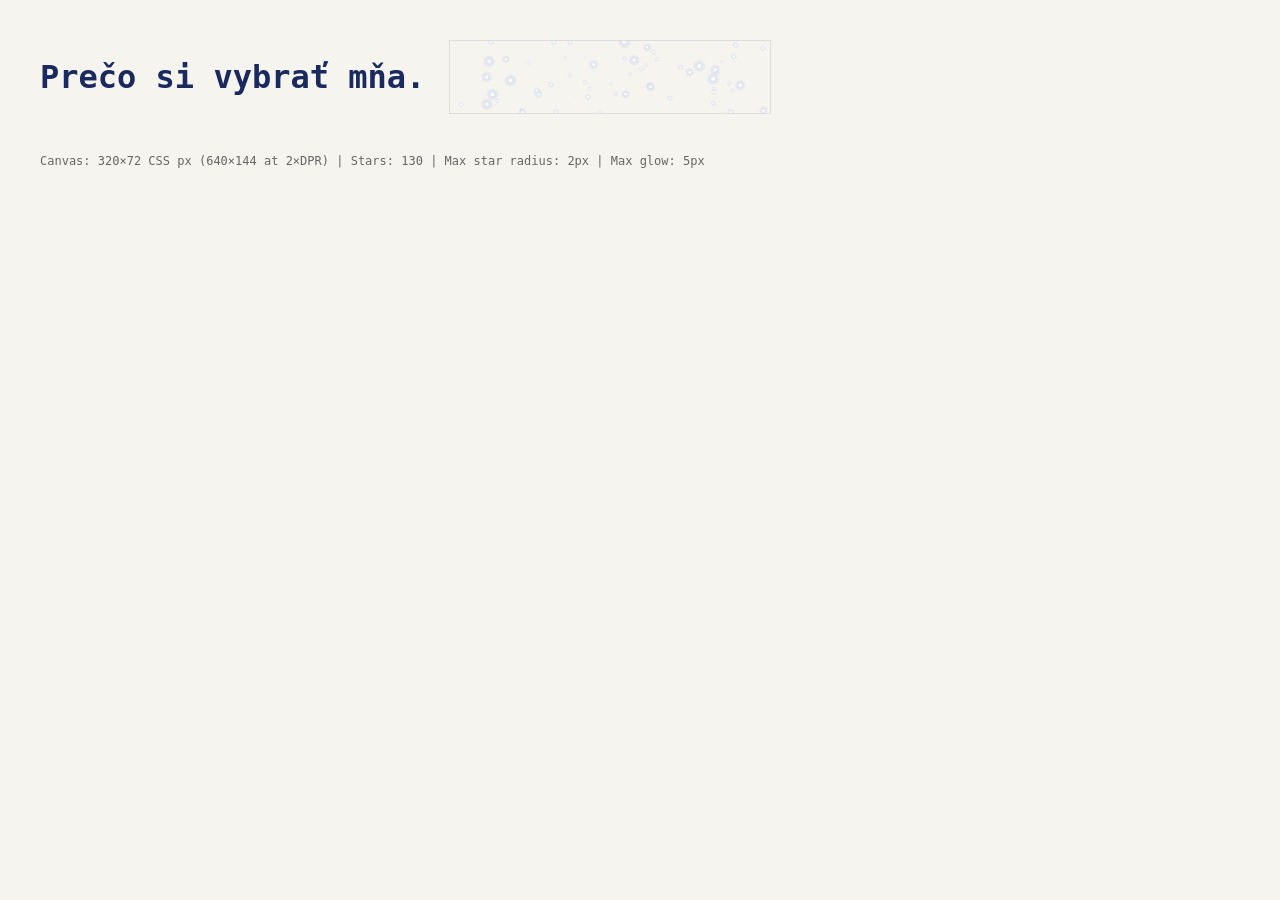
<file: starfield-preview.html>
<!DOCTYPE html>
<html>
<head>
<meta charset="UTF-8">
<style>
  body { background: #f5f4ef; margin: 0; padding: 40px; font-family: monospace; }
  .row { display: flex; align-items: center; gap: 24px; margin-bottom: 40px; }
  h2 { font-size: 32px; color: #1a2a5e; margin: 0; white-space: nowrap; }
  canvas { border: 1px solid #ddd; display: block; }
  p { color: #666; font-size: 12px; margin: 4px 0; }
</style>
</head>
<body>
<div class="row">
  <h2>Prečo si vybrať mňa.</h2>
  <canvas id="sf" width="640" height="144" style="width:320px;height:72px"></canvas>
</div>
<p>Canvas: 320×72 CSS px (640×144 at 2×DPR) | Stars: 130 | Max star radius: 2px | Max glow: 5px</p>

<script>
const canvas = document.getElementById('sf');
const ctx = canvas.getContext('2d');
const dpr = 2, W = 320, H = 72;
ctx.scale(dpr, dpr);

const cy = H * 0.5, sigma = H * 0.32;
function gauss() {
  const u = 1 - Math.random(), v = Math.random();
  return Math.sqrt(-2 * Math.log(u)) * Math.cos(2 * Math.PI * v);
}

// Use fixed seed simulation for reproducible test
Math.seedrandom = function(seed) { /* just use Math.random */ };

const stars = [];
for (let i = 0; i < 130; i++) {
  const x = Math.random() * W;
  const y = Math.max(1, Math.min(H - 1, cy + gauss() * sigma));
  const roll = Math.random(); let r, peak, glowR;
  if (roll < 0.62)      { r = 0.3 + Math.random()*0.5; peak = 0.4+Math.random()*0.3; glowR = 0; }
  else if (roll < 0.90) { r = 0.7 + Math.random()*0.6; peak = 0.6+Math.random()*0.3; glowR = r*1.8; }
  else                  { r = 1.2 + Math.random()*0.8; peak = 0.85+Math.random()*0.15; glowR = r*2.5; }
  stars.push({x, y, r, peak, glowR});
}

// Draw all at full brightness (t=5s, fully revealed)
ctx.clearRect(0, 0, W, H);
for (const s of stars) {
  const a = s.peak, rad = s.r;
  ctx.save();
  if (s.glowR > 0 && rad > 0.3) {
    const ge = rad + s.glowR;
    const g = ctx.createRadialGradient(s.x, s.y, 0, s.x, s.y, ge);
    g.addColorStop(0,    `rgba(255,255,255,${a})`);
    g.addColorStop(0.15, `rgba(220,230,255,${a*0.6})`);
    g.addColorStop(0.45, `rgba(130,160,240,${a*0.18})`);
    g.addColorStop(1,    'rgba(60,90,200,0)');
    ctx.beginPath(); ctx.arc(s.x, s.y, ge, 0, Math.PI*2);
    ctx.fillStyle = g; ctx.fill();
  }
  ctx.beginPath(); ctx.arc(s.x, s.y, Math.max(0.25, rad), 0, Math.PI*2);
  ctx.fillStyle = `rgba(255,255,255,${a})`; ctx.fill();
  ctx.restore();
}
</script>
</body>
</html>
</file>
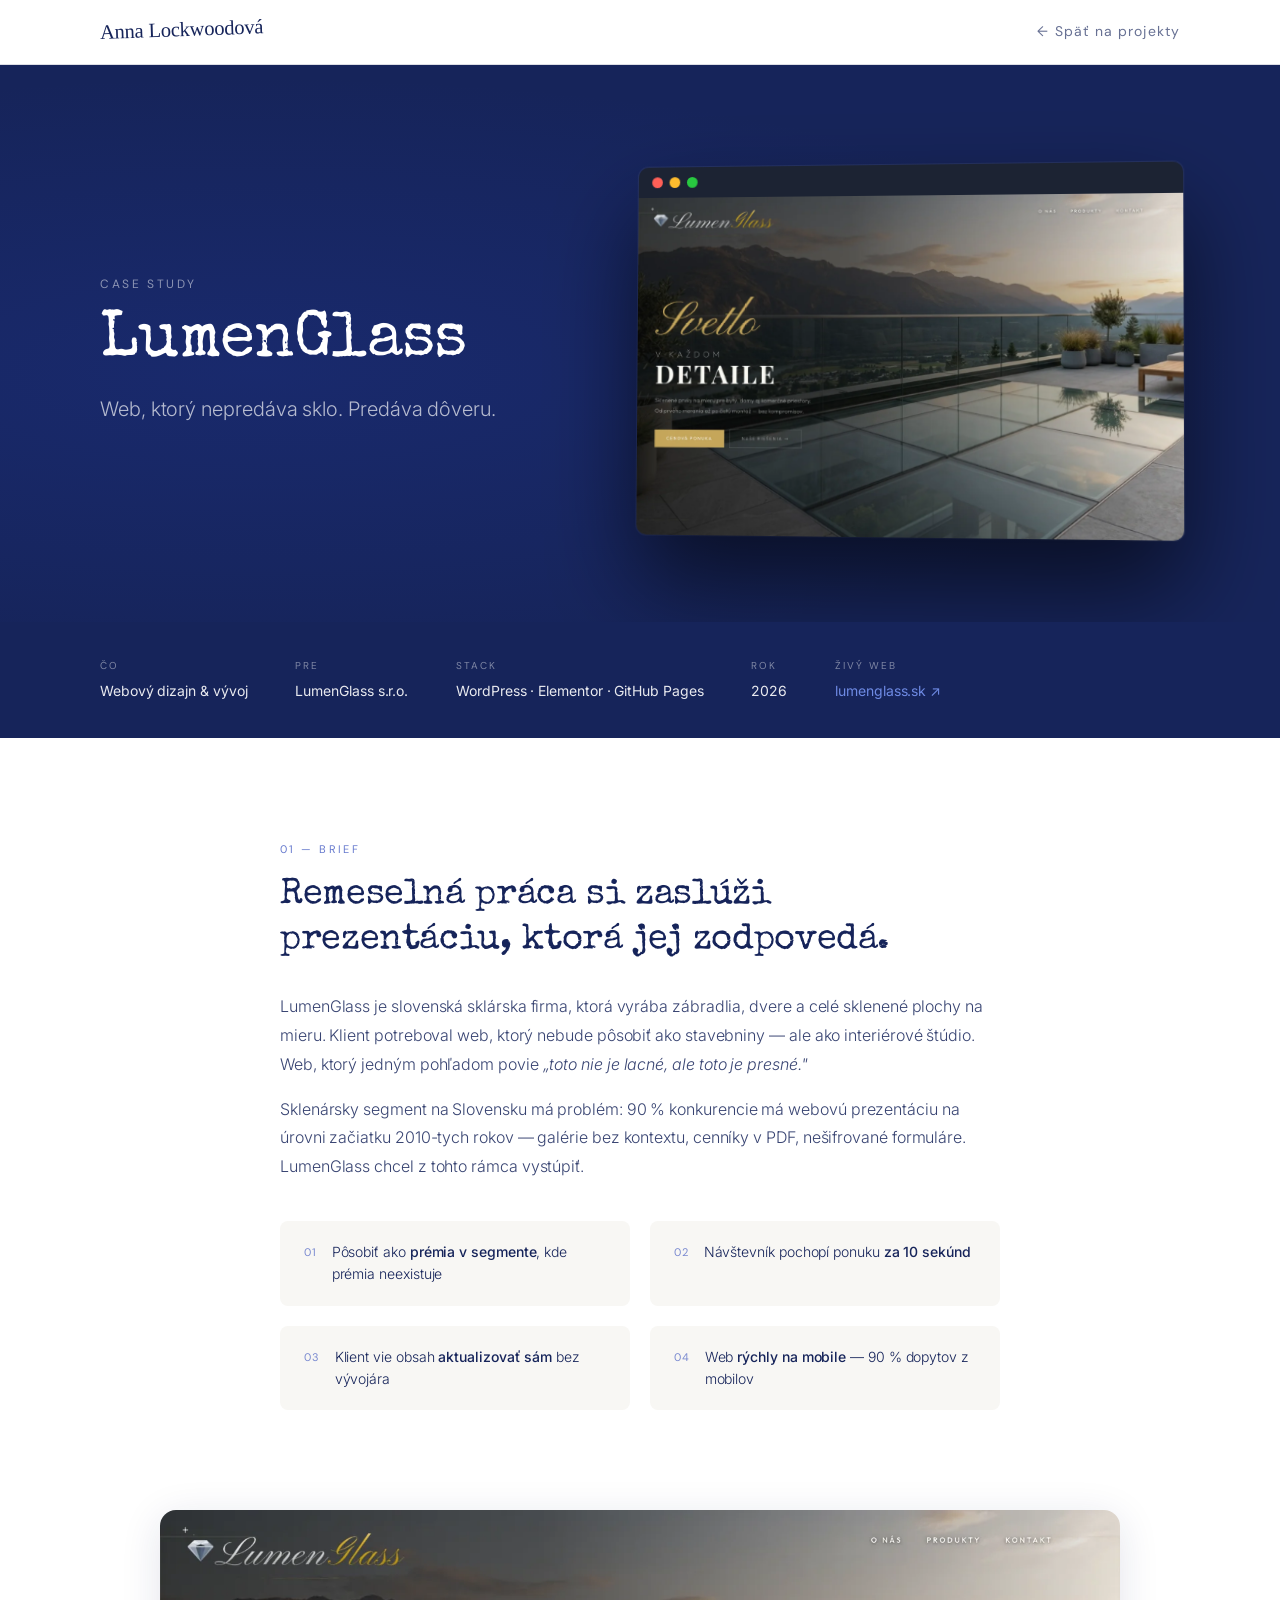
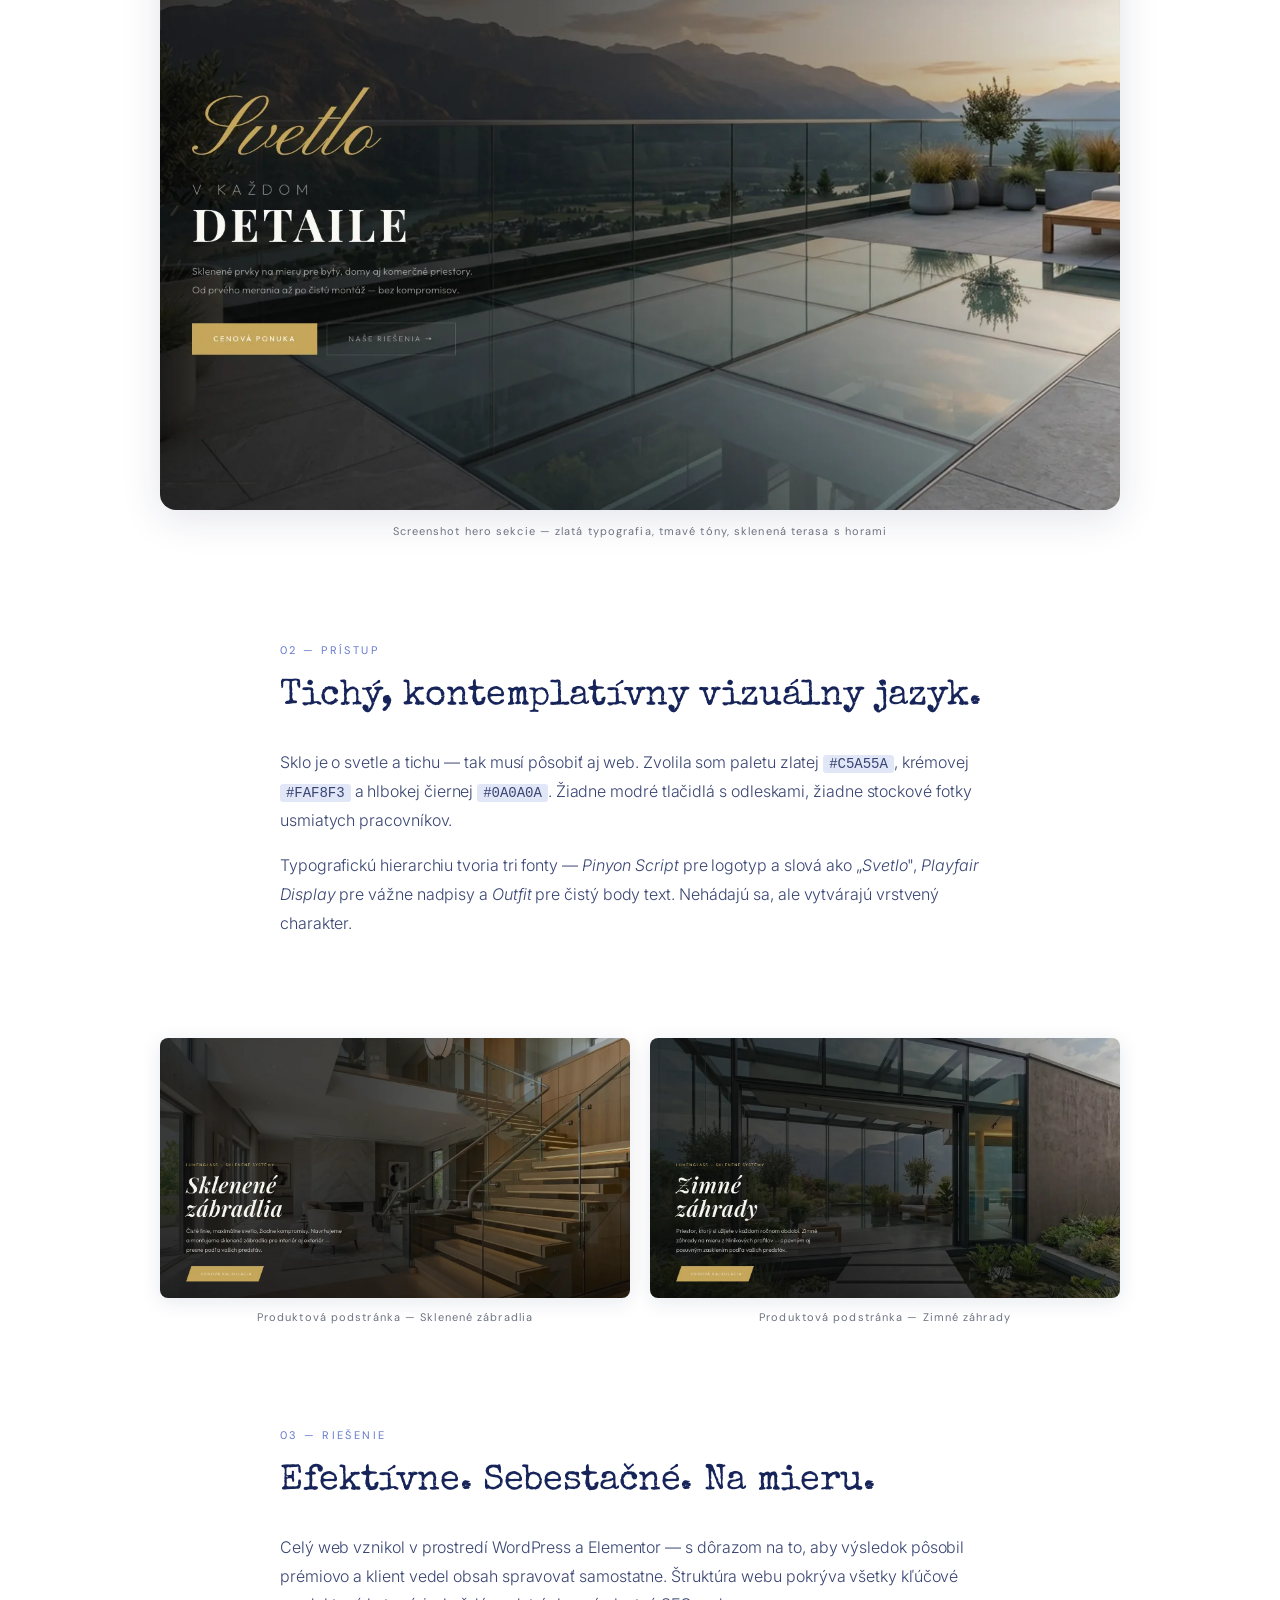
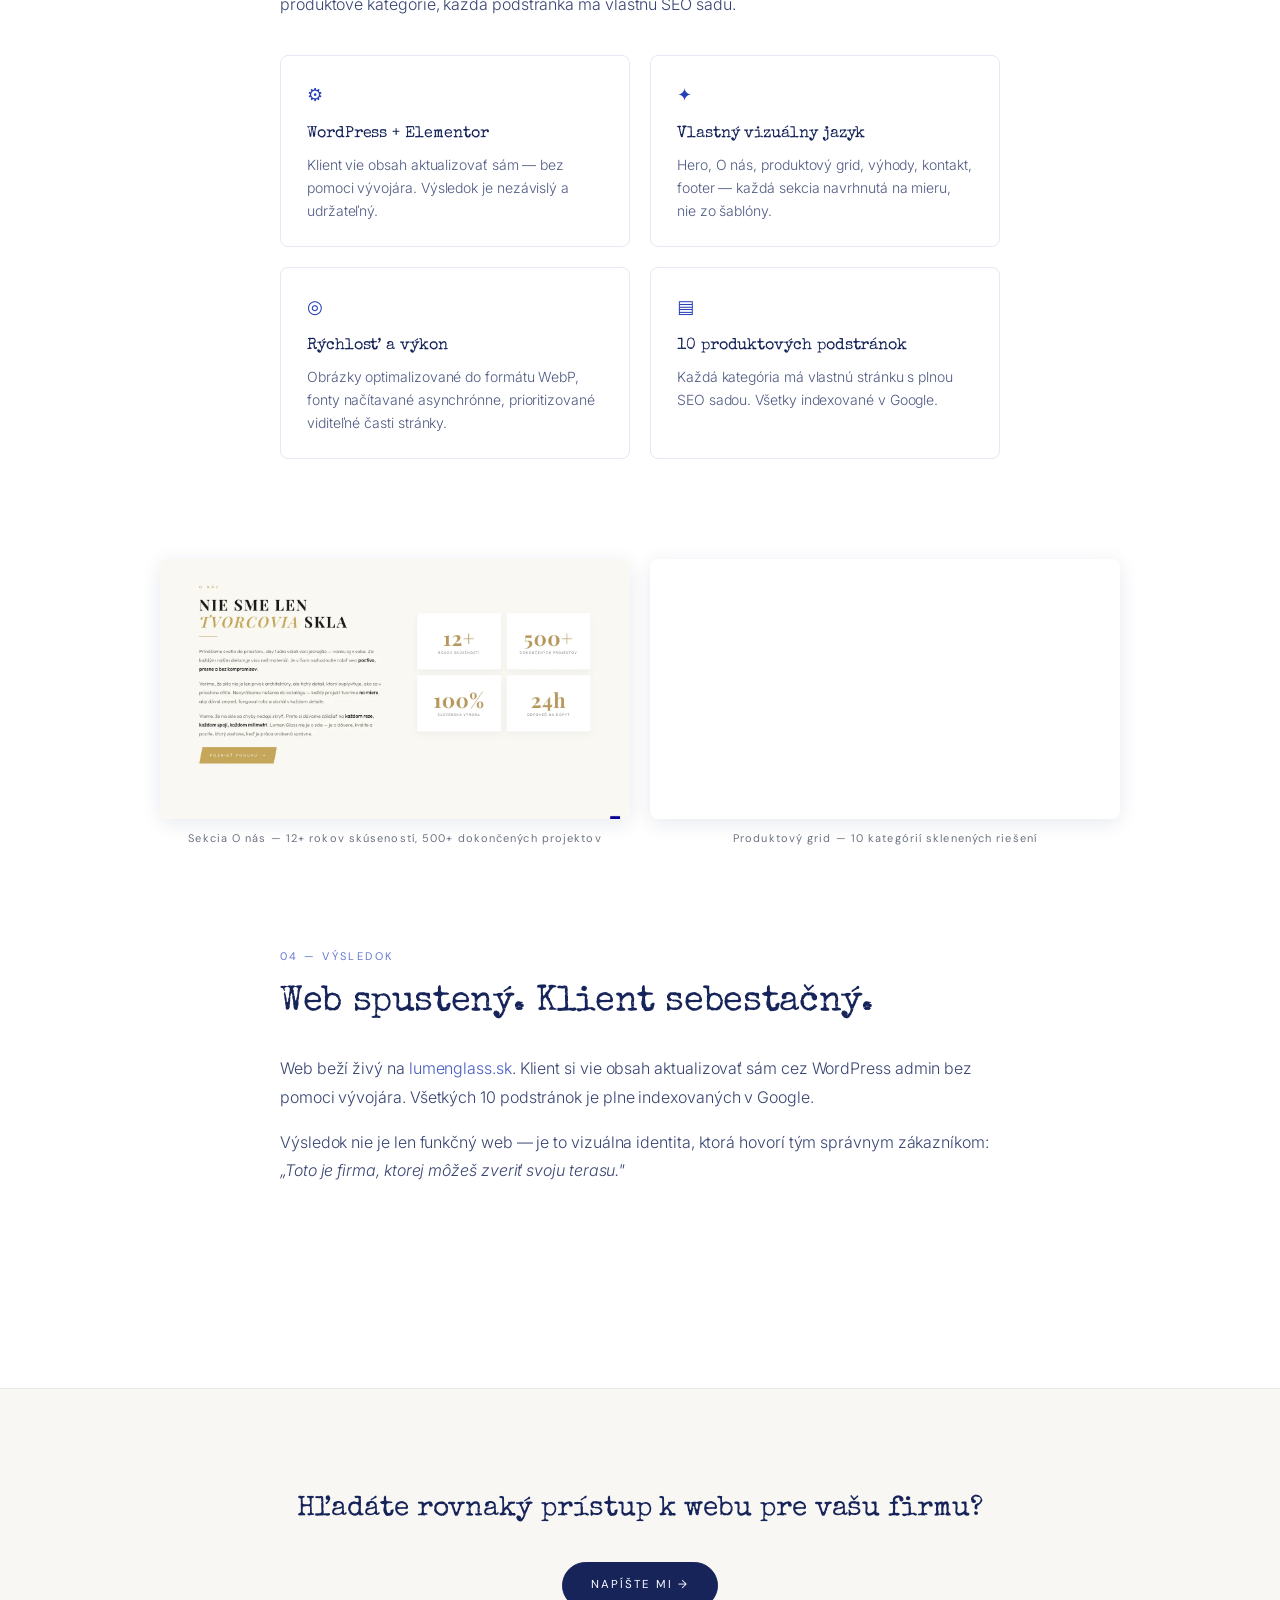
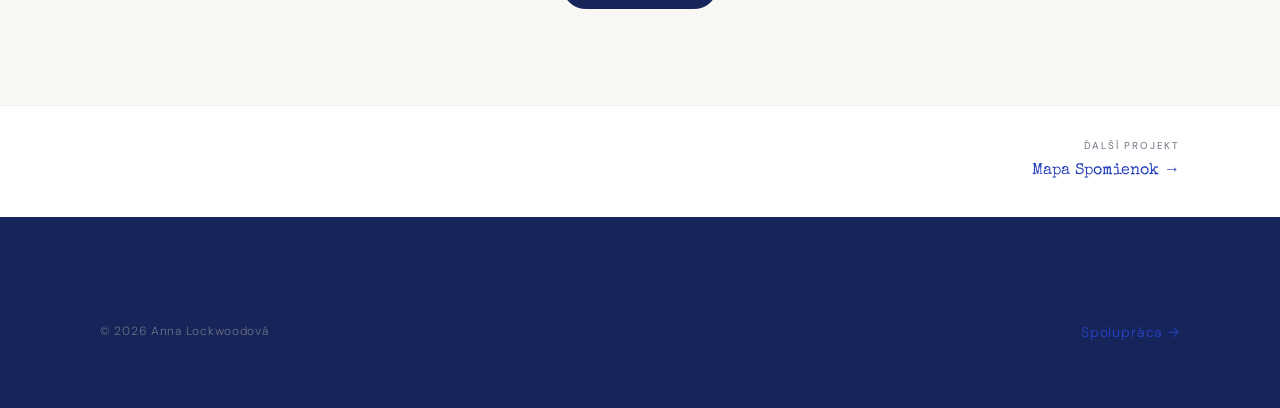
<file: projekty/lumenglass.html>
<!DOCTYPE html>
<html lang="sk">
<head>
  <meta charset="UTF-8">
  <meta name="viewport" content="width=device-width, initial-scale=1.0">

  <title>LumenGlass — Case Study · Anna Lockwoodová</title>
  <meta name="description" content="Case study: kompletný webový dizajn a vývoj pre sklársku firmu LumenGlass — WordPress, Elementor, prémiový vizuálny jazyk a 10 produktových podstránok.">
  <meta name="author" content="Anna Lockwoodová">

  <!-- Fonty — async, noblokujúce -->
  <link rel="preconnect" href="https://fonts.googleapis.com">
  <link rel="preconnect" href="https://fonts.gstatic.com" crossorigin>
  <link rel="preload" as="style" href="https://fonts.googleapis.com/css2?family=Special+Elite&family=Inter:wght@300;400;500;600&family=DM+Sans:wght@300;400;500&family=Homemade+Apple&display=swap" onload="this.onload=null;this.rel='stylesheet'">
  <noscript><link rel="stylesheet" href="https://fonts.googleapis.com/css2?family=Special+Elite&family=Inter:wght@300;400;500;600&family=DM+Sans:wght@300;400;500&family=Homemade+Apple&display=swap"></noscript>

  <link rel="stylesheet" href="../css/main.min.css?v=55">
  <link rel="stylesheet" href="../css/components.min.css?v=71">
  <link rel="preload" href="../css/animations.min.css?v=59" as="style" onload="this.onload=null;this.rel='stylesheet'">
  <noscript><link rel="stylesheet" href="../css/animations.min.css?v=59"></noscript>
  <link rel="preload" href="../css/responsive.min.css?v=56" as="style" onload="this.onload=null;this.rel='stylesheet'">
  <noscript><link rel="stylesheet" href="../css/responsive.min.css?v=56"></noscript>
  <link rel="stylesheet" href="case-study.css?v=2">
</head>
<body>

  <!-- NAV -->
  <nav class="nav cs-nav" aria-label="Hlavná navigácia">
    <div class="cs-nav__inner">
      <a href="../index.html" class="nav__logo" aria-label="Anna Lockwoodová — späť na hlavnú stránku">
        <span class="nav__signature">Anna Lockwoodová</span>
      </a>
      <a href="../index.html#projekty" class="cs-nav__back">
        <span aria-hidden="true">←</span> Späť na projekty
      </a>
    </div>
  </nav>

  <main>

    <!-- HERO -->
    <section class="cs-hero cs-hero--mockup">
      <div class="cs-mockup-hero">
        <div class="cs-mockup-hero__text">
          <span class="cs-hero__label">Case Study</span>
          <h1 class="cs-hero__title">LumenGlass</h1>
          <p class="cs-hero__sub">Web, ktorý nepredáva sklo. Predáva dôveru.</p>
        </div>
        <div class="cs-mockup-hero__screen-wrap">
          <div class="cs-mockup-hero__screen">
            <div class="cs-mockup-hero__bar">
              <span></span><span></span><span></span>
            </div>
            <img
              src="../images/projects/lumenglass/lg-web-hero.webp"
              alt="LumenGlass — screenshot hero sekcie webu"
              fetchpriority="high"
              decoding="async"
              width="1440" height="900"
            >
          </div>
        </div>
      </div>
    </section>

    <!-- META STRIP -->
    <div class="cs-meta">
      <div class="container">
        <div class="cs-meta__grid">
          <div class="cs-meta__item">
            <span class="cs-meta__label">Čo</span>
            <span class="cs-meta__value">Webový dizajn & vývoj</span>
          </div>
          <div class="cs-meta__item">
            <span class="cs-meta__label">Pre</span>
            <span class="cs-meta__value">LumenGlass s.r.o.</span>
          </div>
          <div class="cs-meta__item">
            <span class="cs-meta__label">Stack</span>
            <span class="cs-meta__value">WordPress · Elementor · GitHub Pages</span>
          </div>
          <div class="cs-meta__item">
            <span class="cs-meta__label">Rok</span>
            <span class="cs-meta__value">2026</span>
          </div>
          <div class="cs-meta__item">
            <span class="cs-meta__label">Živý web</span>
            <span class="cs-meta__value">
              <a href="https://lumenglass.sk" target="_blank" rel="noopener" class="cs-meta__link">
                lumenglass.sk ↗
              </a>
            </span>
          </div>
        </div>
      </div>
    </div>

    <!-- BODY -->
    <div class="cs-body container">

      <!-- BRIEF -->
      <section class="cs-section reveal">
        <div class="cs-section__label">01 — Brief</div>
        <h2 class="cs-section__heading">Remeselná práca si zaslúži prezentáciu, ktorá jej zodpovedá.</h2>
        <div class="cs-section__text">
          <p>LumenGlass je slovenská sklárska firma, ktorá vyrába zábradlia, dvere a celé sklenené plochy na mieru. Klient potreboval web, ktorý nebude pôsobiť ako stavebniny — ale ako interiérové štúdio. Web, ktorý jedným pohľadom povie <em>„toto nie je lacné, ale toto je presné."</em></p>
          <p>Sklenársky segment na Slovensku má problém: 90 % konkurencie má webovú prezentáciu na úrovni začiatku 2010-tych rokov — galérie bez kontextu, cenníky v PDF, nešifrované formuláre. LumenGlass chcel z tohto rámca vystúpiť.</p>
        </div>

        <div class="cs-goals reveal">
          <div class="cs-goal">
            <span class="cs-goal__num">01</span>
            <p>Pôsobiť ako <strong>prémia v segmente</strong>, kde prémia neexistuje</p>
          </div>
          <div class="cs-goal">
            <span class="cs-goal__num">02</span>
            <p>Návštevník pochopí ponuku <strong>za 10 sekúnd</strong></p>
          </div>
          <div class="cs-goal">
            <span class="cs-goal__num">03</span>
            <p>Klient vie obsah <strong>aktualizovať sám</strong> bez vývojára</p>
          </div>
          <div class="cs-goal">
            <span class="cs-goal__num">04</span>
            <p>Web <strong>rýchly na mobile</strong> — 90 % dopytov z mobilov</p>
          </div>
        </div>
      </section>

      <!-- DIVIDER IMAGE -->
      <div class="cs-img-full reveal">
        <img
          src="../images/projects/lumenglass/lg-web-hero.webp"
          alt="LumenGlass — screenshot hero sekcie: Svetlo v každom Detaile"
          loading="lazy" decoding="async" width="1440" height="900"
        >
        <span class="cs-img-caption">Screenshot hero sekcie — zlatá typografia, tmavé tóny, sklenená terasa s horami</span>
      </div>

      <!-- APPROACH -->
      <section class="cs-section reveal">
        <div class="cs-section__label">02 — Prístup</div>
        <h2 class="cs-section__heading">Tichý, kontemplatívny vizuálny jazyk.</h2>
        <div class="cs-section__text">
          <p>Sklo je o svetle a tichu — tak musí pôsobiť aj web. Zvolila som paletu zlatej <code>#C5A55A</code>, krémovej <code>#FAF8F3</code> a hlbokej čiernej <code>#0A0A0A</code>. Žiadne modré tlačidlá s odleskami, žiadne stockové fotky usmiatych pracovníkov.</p>
          <p>Typografickú hierarchiu tvoria tri fonty — <em>Pinyon Script</em> pre logotyp a slová ako „<em>Svetlo</em>", <em>Playfair Display</em> pre vážne nadpisy a <em>Outfit</em> pre čistý body text. Nehádajú sa, ale vytvárajú vrstvený charakter.</p>
        </div>
      </section>

      <!-- 2-COL IMAGES -->
      <div class="cs-img-grid cs-img-grid--2 reveal">
        <figure>
          <img src="../images/projects/lumenglass/lg-page-zabradlia.webp" alt="LumenGlass — screenshot produktovej podstránky Sklenené zábradlia" loading="lazy" decoding="async" width="1440" height="900">
          <figcaption>Produktová podstránka — Sklenené zábradlia</figcaption>
        </figure>
        <figure>
          <img src="../images/projects/lumenglass/lg-page-zimna-zahrada.webp" alt="LumenGlass — screenshot produktovej podstránky Zimné záhrady" loading="lazy" decoding="async" width="1440" height="900">
          <figcaption>Produktová podstránka — Zimné záhrady</figcaption>
        </figure>
      </div>

      <!-- SOLUTION -->
      <section class="cs-section reveal">
        <div class="cs-section__label">03 — Riešenie</div>
        <h2 class="cs-section__heading">Efektívne. Sebestačné. Na mieru.</h2>
        <div class="cs-section__text">
          <p>Celý web vznikol v prostredí WordPress a Elementor — s dôrazom na to, aby výsledok pôsobil prémiovo a klient vedel obsah spravovať samostatne. Štruktúra webu pokrýva všetky kľúčové produktové kategórie, každá podstránka má vlastnú SEO sadu.</p>
        </div>

        <div class="cs-highlights reveal">
          <div class="cs-highlight">
            <div class="cs-highlight__icon" aria-hidden="true">⚙</div>
            <h3 class="cs-highlight__title">WordPress + Elementor</h3>
            <p class="cs-highlight__text">Klient vie obsah aktualizovať sám — bez pomoci vývojára. Výsledok je nezávislý a udržateľný.</p>
          </div>
          <div class="cs-highlight">
            <div class="cs-highlight__icon" aria-hidden="true">✦</div>
            <h3 class="cs-highlight__title">Vlastný vizuálny jazyk</h3>
            <p class="cs-highlight__text">Hero, O nás, produktový grid, výhody, kontakt, footer — každá sekcia navrhnutá na mieru, nie zo šablóny.</p>
          </div>
          <div class="cs-highlight">
            <div class="cs-highlight__icon" aria-hidden="true">◎</div>
            <h3 class="cs-highlight__title">Rýchlosť a výkon</h3>
            <p class="cs-highlight__text">Obrázky optimalizované do formátu WebP, fonty načítavané asynchrónne, prioritizované viditeľné časti stránky.</p>
          </div>
          <div class="cs-highlight">
            <div class="cs-highlight__icon" aria-hidden="true">▤</div>
            <h3 class="cs-highlight__title">10 produktových podstránok</h3>
            <p class="cs-highlight__text">Každá kategória má vlastnú stránku s plnou SEO sadou. Všetky indexované v Google.</p>
          </div>
        </div>
      </section>

      <!-- 2-COL IMAGES -->
      <div class="cs-img-grid cs-img-grid--2 reveal">
        <figure>
          <img src="../images/projects/lumenglass/lg-web-about.webp" alt="LumenGlass — screenshot sekcie O nás s štatistikami" loading="lazy" decoding="async" width="1440" height="900">
          <figcaption>Sekcia O nás — 12+ rokov skúseností, 500+ dokončených projektov</figcaption>
        </figure>
        <figure>
          <img src="../images/projects/lumenglass/lg-web-products.webp" alt="LumenGlass — screenshot produktového gridu" loading="lazy" decoding="async" width="1440" height="900">
          <figcaption>Produktový grid — 10 kategórií sklenených riešení</figcaption>
        </figure>
      </div>

      <!-- RESULT -->
      <section class="cs-section reveal">
        <div class="cs-section__label">04 — Výsledok</div>
        <h2 class="cs-section__heading">Web spustený. Klient sebestačný.</h2>
        <div class="cs-section__text">
          <p>Web beží živý na <a href="https://lumenglass.sk" target="_blank" rel="noopener">lumenglass.sk</a>. Klient si vie obsah aktualizovať sám cez WordPress admin bez pomoci vývojára. Všetkých 10 podstránok je plne indexovaných v Google.</p>
          <p>Výsledok nie je len funkčný web — je to vizuálna identita, ktorá hovorí tým správnym zákazníkom: <em>„Toto je firma, ktorej môžeš zveriť svoju terasu."</em></p>
        </div>
      </section>

    </div><!-- /cs-body -->

    <!-- CTA -->
    <section class="cs-cta">
      <div class="container">
        <p class="cs-cta__text">Hľadáte rovnaký prístup k webu pre vašu firmu?</p>
        <a href="../index.html#kontakt" class="btn btn--primary">Napíšte mi →</a>
      </div>
    </section>

    <!-- PROJECT NAV -->
    <nav class="cs-project-nav" aria-label="Ďalšie projekty">
      <div class="container">
        <div class="cs-project-nav__inner">
          <span class="cs-project-nav__empty"></span>
          <a href="mapa-spomienok.html" class="cs-project-nav__next">
            <span class="cs-project-nav__dir">Ďalší projekt</span>
            <span class="cs-project-nav__name">Mapa Spomienok →</span>
          </a>
        </div>
      </div>
    </nav>

  </main>

  <!-- FOOTER -->
  <footer class="footer">
    <div class="container footer__inner">
      <span class="footer__copy">© 2026 Anna Lockwoodová</span>
      <a href="../index.html#kontakt" class="footer__cta">Spolupráca →</a>
    </div>
  </footer>

  <script src="../js/i18n.js?v=4"></script>
  <script>
    // Jednoduchý scroll reveal pre case study
    const observer = new IntersectionObserver((entries) => {
      entries.forEach(e => { if (e.isIntersecting) { e.target.classList.add('visible'); observer.unobserve(e.target); } });
    }, { threshold: 0.12 });
    document.querySelectorAll('.reveal').forEach(el => observer.observe(el));
  </script>
</body>
</html>
</file>
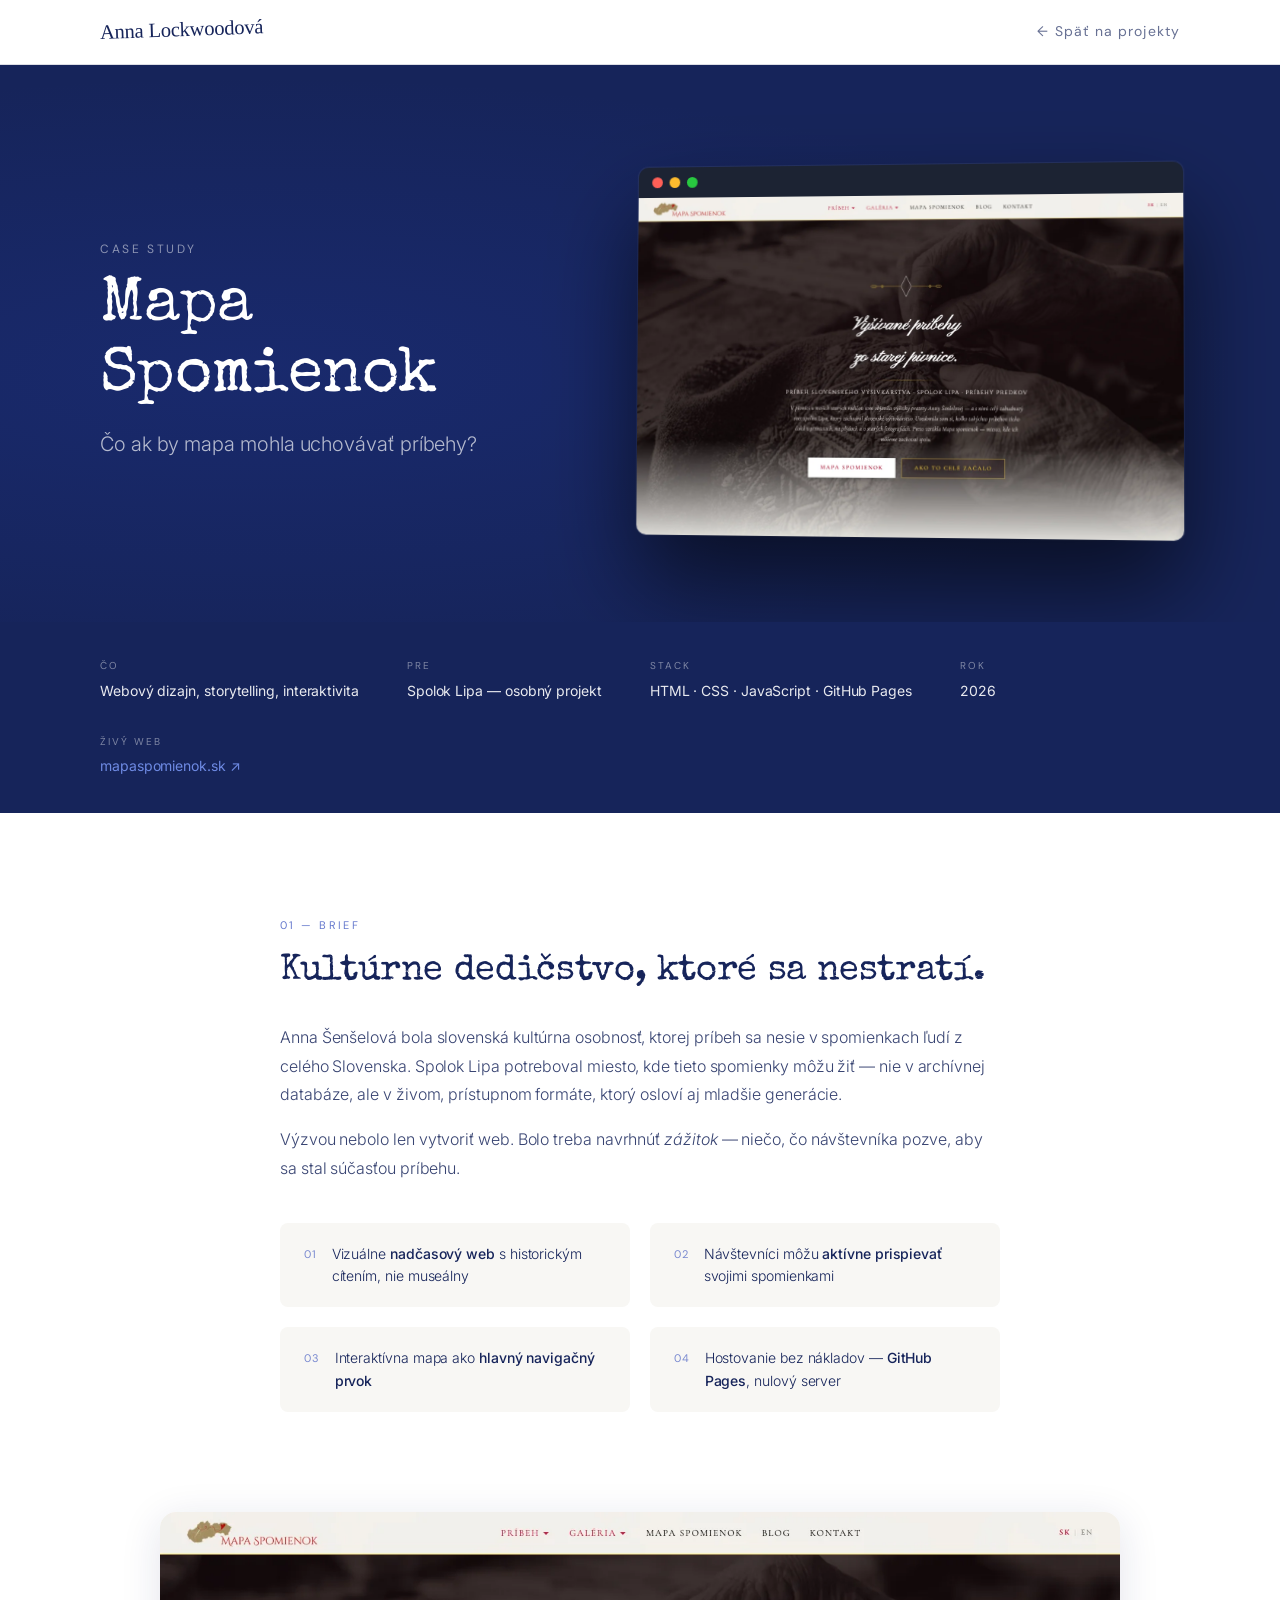
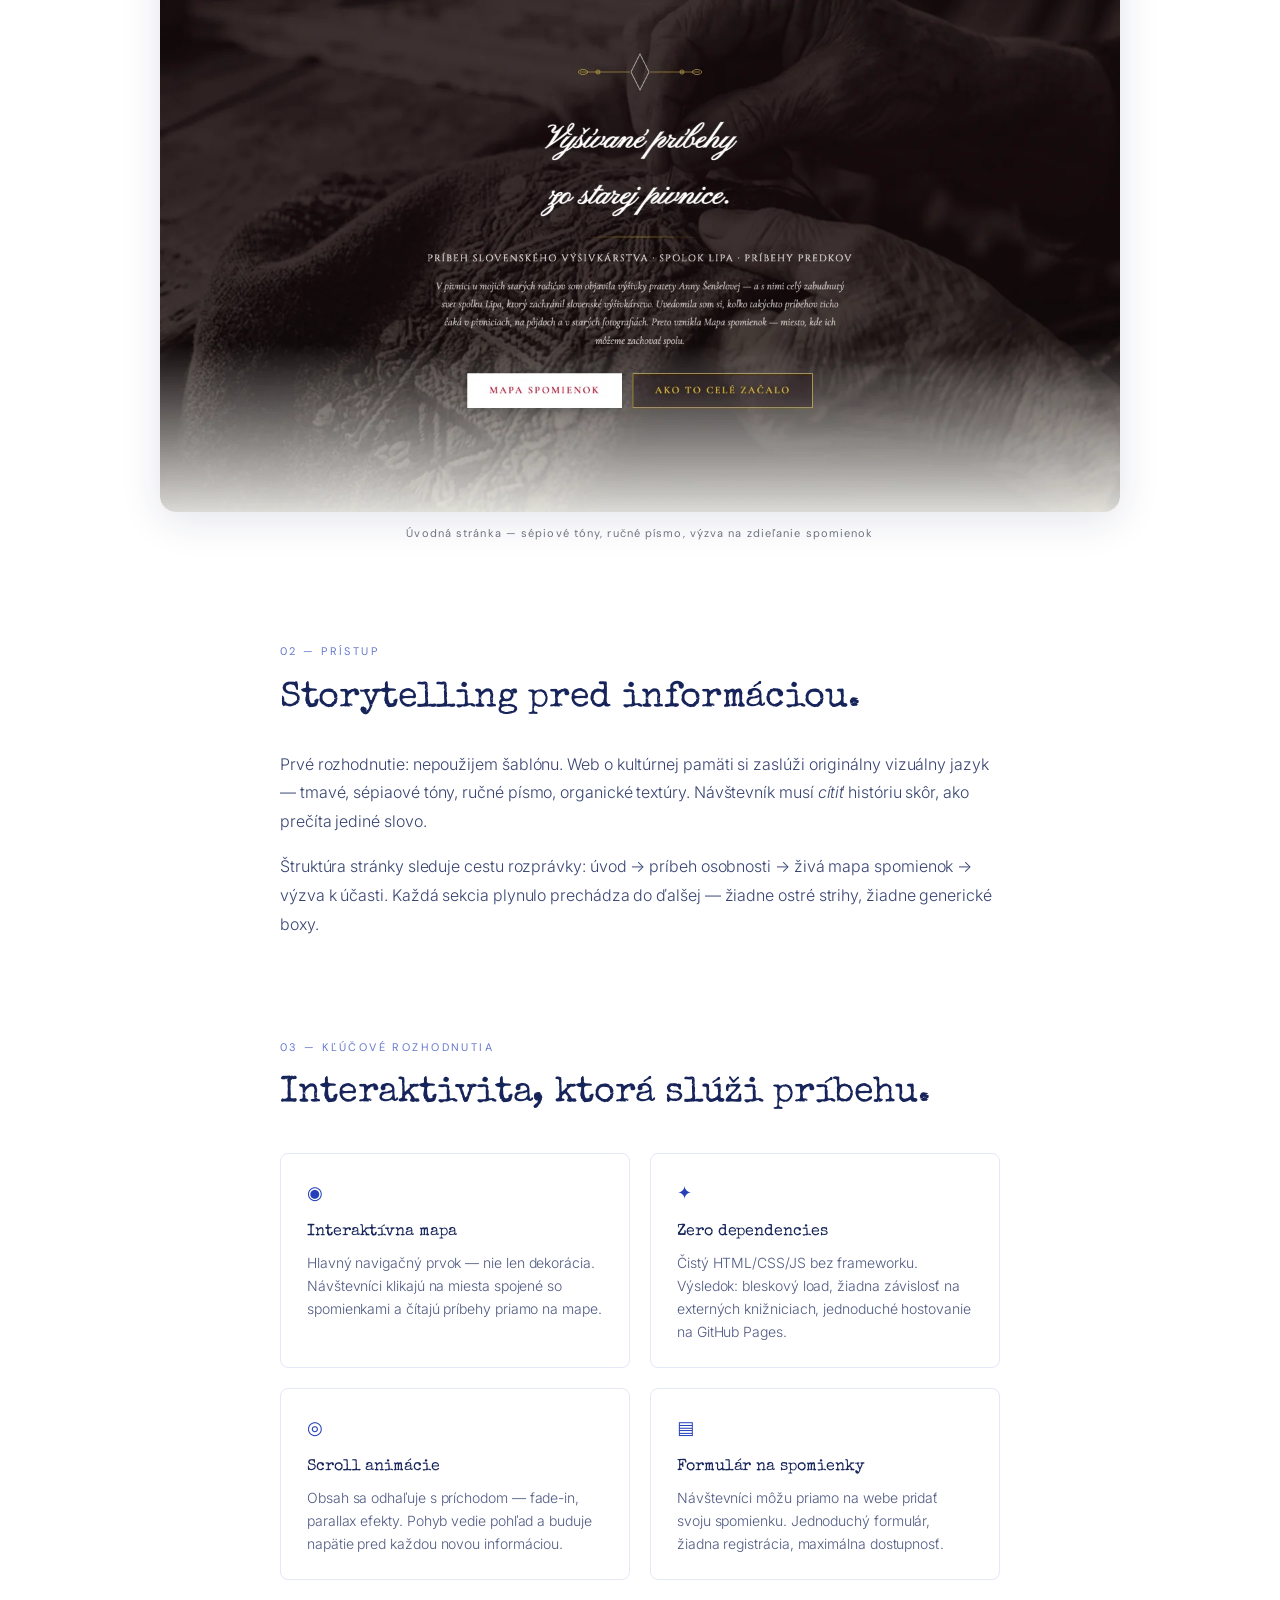
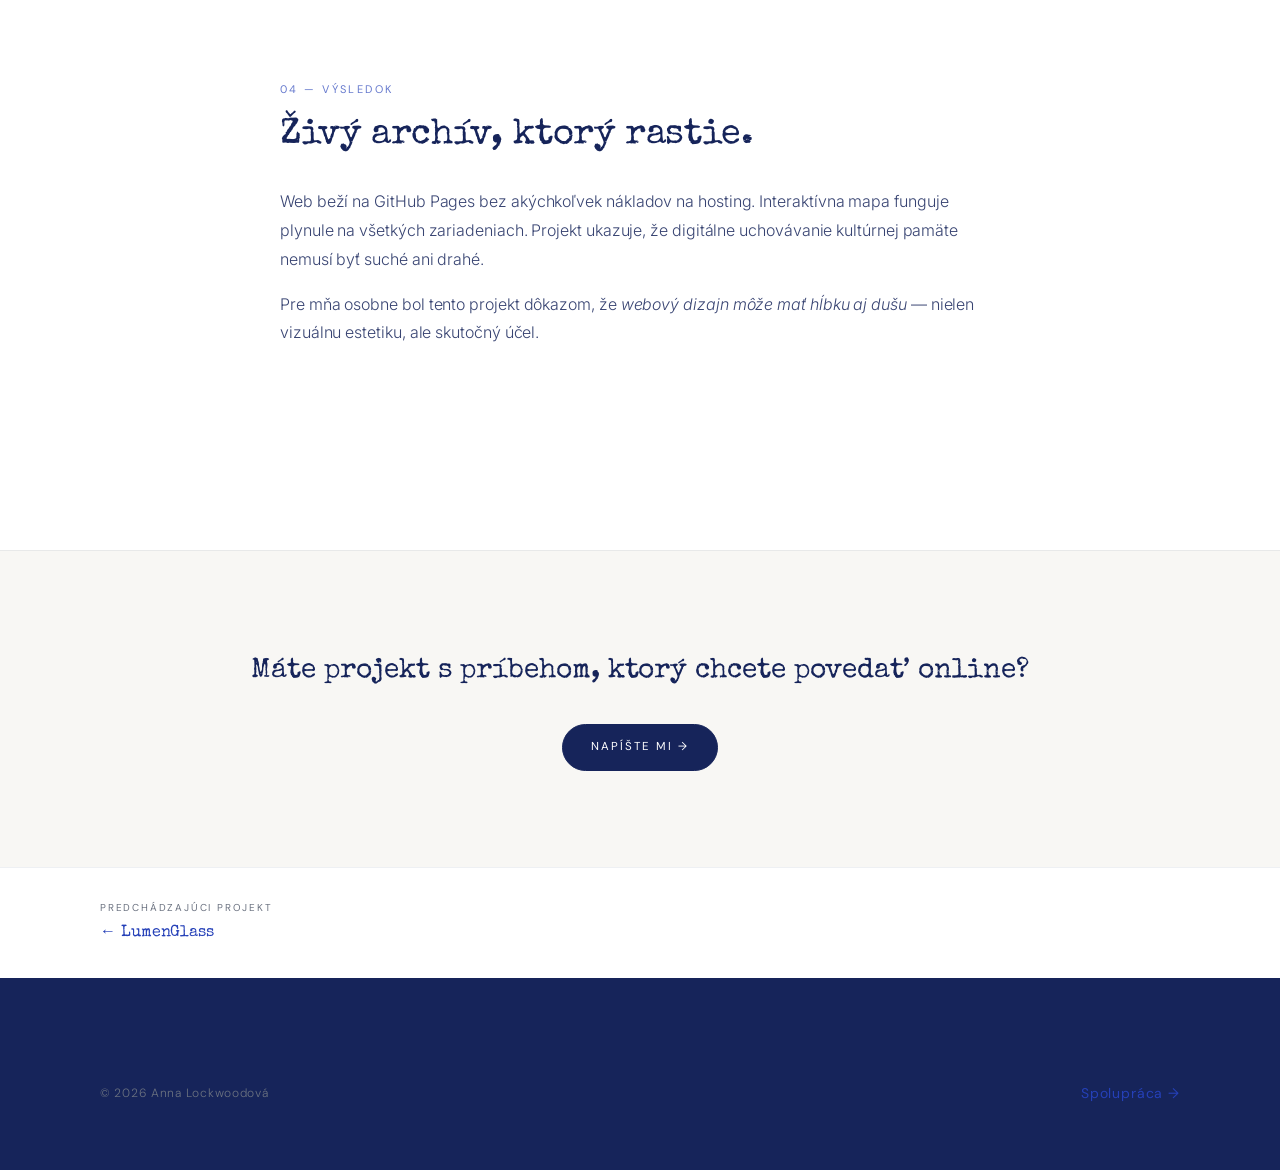
<file: projekty/mapa-spomienok.html>
<!DOCTYPE html>
<html lang="sk">
<head>
  <meta charset="UTF-8">
  <meta name="viewport" content="width=device-width, initial-scale=1.0">

  <title>Mapa Spomienok — Case Study · Anna Lockwoodová</title>
  <meta name="description" content="Case study: interaktívny web-archív venovaný Anne Šenšelovej a spolku Lipa — storytelling, interaktívna mapa, GitHub Pages.">
  <meta name="author" content="Anna Lockwoodová">

  <!-- Fonty — async, noblokujúce -->
  <link rel="preconnect" href="https://fonts.googleapis.com">
  <link rel="preconnect" href="https://fonts.gstatic.com" crossorigin>
  <link rel="preload" as="style" href="https://fonts.googleapis.com/css2?family=Special+Elite&family=Inter:wght@300;400;500;600&family=DM+Sans:wght@300;400;500&family=Homemade+Apple&display=swap" onload="this.onload=null;this.rel='stylesheet'">
  <noscript><link rel="stylesheet" href="https://fonts.googleapis.com/css2?family=Special+Elite&family=Inter:wght@300;400;500;600&family=DM+Sans:wght@300;400;500&family=Homemade+Apple&display=swap"></noscript>

  <link rel="stylesheet" href="../css/main.min.css?v=55">
  <link rel="stylesheet" href="../css/components.min.css?v=71">
  <link rel="preload" href="../css/animations.min.css?v=59" as="style" onload="this.onload=null;this.rel='stylesheet'">
  <noscript><link rel="stylesheet" href="../css/animations.min.css?v=59"></noscript>
  <link rel="preload" href="../css/responsive.min.css?v=56" as="style" onload="this.onload=null;this.rel='stylesheet'">
  <noscript><link rel="stylesheet" href="../css/responsive.min.css?v=56"></noscript>
  <link rel="stylesheet" href="case-study.css?v=2">
</head>
<body>

  <!-- NAV -->
  <nav class="nav cs-nav" aria-label="Hlavná navigácia">
    <div class="cs-nav__inner">
      <a href="../index.html" class="nav__logo" aria-label="Anna Lockwoodová — späť na hlavnú stránku">
        <span class="nav__signature">Anna Lockwoodová</span>
      </a>
      <a href="../index.html#projekty" class="cs-nav__back">
        <span aria-hidden="true">←</span> Späť na projekty
      </a>
    </div>
  </nav>

  <main>

    <!-- HERO -->
    <section class="cs-hero cs-hero--mockup">
      <div class="cs-mockup-hero">
        <div class="cs-mockup-hero__text">
          <span class="cs-hero__label">Case Study</span>
          <h1 class="cs-hero__title">Mapa Spomienok</h1>
          <p class="cs-hero__sub">Čo ak by mapa mohla uchovávať príbehy?</p>
        </div>
        <div class="cs-mockup-hero__screen-wrap">
          <div class="cs-mockup-hero__screen">
            <div class="cs-mockup-hero__bar">
              <span></span><span></span><span></span>
            </div>
            <img
              src="../images/projects/ms-web-hero.webp"
              alt="Mapa Spomienok — screenshot úvodnej stránky webu"
              fetchpriority="high"
              decoding="async"
              width="1440" height="900"
            >
          </div>
        </div>
      </div>
    </section>

    <!-- META STRIP -->
    <div class="cs-meta">
      <div class="container">
        <div class="cs-meta__grid">
          <div class="cs-meta__item">
            <span class="cs-meta__label">Čo</span>
            <span class="cs-meta__value">Webový dizajn, storytelling, interaktivita</span>
          </div>
          <div class="cs-meta__item">
            <span class="cs-meta__label">Pre</span>
            <span class="cs-meta__value">Spolok Lipa — osobný projekt</span>
          </div>
          <div class="cs-meta__item">
            <span class="cs-meta__label">Stack</span>
            <span class="cs-meta__value">HTML · CSS · JavaScript · GitHub Pages</span>
          </div>
          <div class="cs-meta__item">
            <span class="cs-meta__label">Rok</span>
            <span class="cs-meta__value">2026</span>
          </div>
          <div class="cs-meta__item">
            <span class="cs-meta__label">Živý web</span>
            <span class="cs-meta__value">
              <a href="https://mapaspomienok.sk" target="_blank" rel="noopener" class="cs-meta__link">
                mapaspomienok.sk ↗
              </a>
            </span>
          </div>
        </div>
      </div>
    </div>

    <!-- BODY -->
    <div class="cs-body container">

      <!-- BRIEF -->
      <section class="cs-section reveal">
        <div class="cs-section__label">01 — Brief</div>
        <h2 class="cs-section__heading">Kultúrne dedičstvo, ktoré sa nestratí.</h2>
        <div class="cs-section__text">
          <p>Anna Šenšelová bola slovenská kultúrna osobnosť, ktorej príbeh sa nesie v spomienkach ľudí z celého Slovenska. Spolok Lipa potreboval miesto, kde tieto spomienky môžu žiť — nie v archívnej databáze, ale v živom, prístupnom formáte, ktorý osloví aj mladšie generácie.</p>
          <p>Výzvou nebolo len vytvoriť web. Bolo treba navrhnúť <em>zážitok</em> — niečo, čo návštevníka pozve, aby sa stal súčasťou príbehu.</p>
        </div>

        <div class="cs-goals reveal">
          <div class="cs-goal">
            <span class="cs-goal__num">01</span>
            <p>Vizuálne <strong>nadčasový web</strong> s historickým cítením, nie museálny</p>
          </div>
          <div class="cs-goal">
            <span class="cs-goal__num">02</span>
            <p>Návštevníci môžu <strong>aktívne prispievať</strong> svojimi spomienkami</p>
          </div>
          <div class="cs-goal">
            <span class="cs-goal__num">03</span>
            <p>Interaktívna mapa ako <strong>hlavný navigačný prvok</strong></p>
          </div>
          <div class="cs-goal">
            <span class="cs-goal__num">04</span>
            <p>Hostovanie bez nákladov — <strong>GitHub Pages</strong>, nulový server</p>
          </div>
        </div>
      </section>

      <!-- FULL IMAGE -->
      <div class="cs-img-full reveal">
        <img
          src="../images/projects/ms-web-hero.webp"
          alt="Mapa Spomienok — screenshot úvodnej stránky webu s výšivkou v pozadí"
          loading="lazy" decoding="async" width="1440" height="900"
        >
        <span class="cs-img-caption">Úvodná stránka — sépiové tóny, ručné písmo, výzva na zdieľanie spomienok</span>
      </div>

      <!-- APPROACH -->
      <section class="cs-section reveal">
        <div class="cs-section__label">02 — Prístup</div>
        <h2 class="cs-section__heading">Storytelling pred informáciou.</h2>
        <div class="cs-section__text">
          <p>Prvé rozhodnutie: nepoužijem šablónu. Web o kultúrnej pamäti si zaslúži originálny vizuálny jazyk — tmavé, sépiaové tóny, ručné písmo, organické textúry. Návštevník musí <em>cítiť</em> históriu skôr, ako prečíta jediné slovo.</p>
          <p>Štruktúra stránky sleduje cestu rozprávky: úvod → príbeh osobnosti → živá mapa spomienok → výzva k účasti. Každá sekcia plynulo prechádza do ďalšej — žiadne ostré strihy, žiadne generické boxy.</p>
        </div>
      </section>

      <!-- HIGHLIGHTS -->
      <section class="cs-section reveal">
        <div class="cs-section__label">03 — Kľúčové rozhodnutia</div>
        <h2 class="cs-section__heading">Interaktivita, ktorá slúži príbehu.</h2>

        <div class="cs-highlights reveal">
          <div class="cs-highlight">
            <div class="cs-highlight__icon" aria-hidden="true">◉</div>
            <h3 class="cs-highlight__title">Interaktívna mapa</h3>
            <p class="cs-highlight__text">Hlavný navigačný prvok — nie len dekorácia. Návštevníci klikajú na miesta spojené so spomienkami a čítajú príbehy priamo na mape.</p>
          </div>
          <div class="cs-highlight">
            <div class="cs-highlight__icon" aria-hidden="true">✦</div>
            <h3 class="cs-highlight__title">Zero dependencies</h3>
            <p class="cs-highlight__text">Čistý HTML/CSS/JS bez frameworku. Výsledok: bleskový load, žiadna závislosť na externých knižniciach, jednoduché hostovanie na GitHub Pages.</p>
          </div>
          <div class="cs-highlight">
            <div class="cs-highlight__icon" aria-hidden="true">◎</div>
            <h3 class="cs-highlight__title">Scroll animácie</h3>
            <p class="cs-highlight__text">Obsah sa odhaľuje s príchodom — fade-in, parallax efekty. Pohyb vedie pohľad a buduje napätie pred každou novou informáciou.</p>
          </div>
          <div class="cs-highlight">
            <div class="cs-highlight__icon" aria-hidden="true">▤</div>
            <h3 class="cs-highlight__title">Formulár na spomienky</h3>
            <p class="cs-highlight__text">Návštevníci môžu priamo na webe pridať svoju spomienku. Jednoduchý formulár, žiadna registrácia, maximálna dostupnosť.</p>
          </div>
        </div>
      </section>

      <!-- RESULT -->
      <section class="cs-section reveal">
        <div class="cs-section__label">04 — Výsledok</div>
        <h2 class="cs-section__heading">Živý archív, ktorý rastie.</h2>
        <div class="cs-section__text">
          <p>Web beží na GitHub Pages bez akýchkoľvek nákladov na hosting. Interaktívna mapa funguje plynule na všetkých zariadeniach. Projekt ukazuje, že digitálne uchovávanie kultúrnej pamäte nemusí byť suché ani drahé.</p>
          <p>Pre mňa osobne bol tento projekt dôkazom, že <em>webový dizajn môže mať hĺbku aj dušu</em> — nielen vizuálnu estetiku, ale skutočný účel.</p>
        </div>
      </section>

    </div><!-- /cs-body -->

    <!-- CTA -->
    <section class="cs-cta">
      <div class="container">
        <p class="cs-cta__text">Máte projekt s príbehom, ktorý chcete povedať online?</p>
        <a href="../index.html#kontakt" class="btn btn--primary">Napíšte mi →</a>
      </div>
    </section>

    <!-- PROJECT NAV -->
    <nav class="cs-project-nav" aria-label="Ďalšie projekty">
      <div class="container">
        <div class="cs-project-nav__inner">
          <a href="lumenglass.html" class="cs-project-nav__prev">
            <span class="cs-project-nav__dir">Predchádzajúci projekt</span>
            <span class="cs-project-nav__name">← LumenGlass</span>
          </a>
          <span class="cs-project-nav__empty"></span>
        </div>
      </div>
    </nav>

  </main>

  <!-- FOOTER -->
  <footer class="footer">
    <div class="container footer__inner">
      <span class="footer__copy">© 2026 Anna Lockwoodová</span>
      <a href="../index.html#kontakt" class="footer__cta">Spolupráca →</a>
    </div>
  </footer>

  <script src="../js/i18n.js?v=4"></script>
  <script>
    const observer = new IntersectionObserver((entries) => {
      entries.forEach(e => { if (e.isIntersecting) { e.target.classList.add('visible'); observer.unobserve(e.target); } });
    }, { threshold: 0.12 });
    document.querySelectorAll('.reveal').forEach(el => observer.observe(el));
  </script>
</body>
</html>
</file>
<file: projekty/case-study.css>
/* =============================================================
   ANNA LOCKWOODOVÁ — Case Study stránky
   case-study.css
   ============================================================= */


/* -------------------------------------------------------------
   NAV — zjednodušená verzia pre case study
   ------------------------------------------------------------- */
.cs-nav {
  position: fixed;
  top: 0; left: 0; right: 0;
  z-index: 100;
  background: rgba(255,255,255,0.92);
  backdrop-filter: blur(12px);
  -webkit-backdrop-filter: blur(12px);
  border-bottom: 1px solid rgba(26,47,82,0.08);
}

.cs-nav__inner {
  max-width: var(--container-width);
  margin: 0 auto;
  padding: 0 var(--container-px);
  height: 64px;
  display: flex;
  align-items: center;
  justify-content: space-between;
}

.cs-nav__back {
  font-family: var(--font-body);
  font-size: var(--text-sm);
  font-weight: 400;
  letter-spacing: 0.08em;
  color: var(--color-ink);
  text-decoration: none;
  opacity: 0.65;
  transition: opacity var(--dur-fast);
  display: flex;
  align-items: center;
  gap: 6px;
}

.cs-nav__back:hover { opacity: 1; }


/* -------------------------------------------------------------
   HERO
   ------------------------------------------------------------- */
.cs-hero {
  position: relative;
  height: clamp(420px, 60vh, 680px);
  margin-top: 64px; /* nav height */
  overflow: hidden;
}

.cs-hero__img-wrap {
  position: absolute;
  inset: 0;
}

.cs-hero__img-wrap img {
  width: 100%;
  height: 100%;
  object-fit: cover;
  object-position: center top;
}

.cs-hero__overlay {
  position: absolute;
  inset: 0;
  background: linear-gradient(
    to bottom,
    rgba(22, 36, 90, 0.25) 0%,
    rgba(22, 36, 90, 0.72) 100%
  );
}

.cs-hero__content {
  position: absolute;
  bottom: clamp(40px, 6vw, 72px);
  left: 0; right: 0;
}

.cs-hero__label {
  display: block;
  font-family: var(--font-body);
  font-size: var(--text-xs);
  letter-spacing: 0.22em;
  text-transform: uppercase;
  color: rgba(255,255,255,0.70);
  margin-bottom: 12px;
}

.cs-hero__title {
  font-family: var(--font-display);
  font-size: clamp(36px, 5vw, 64px);
  color: var(--color-white);
  margin-bottom: 14px;
  line-height: 1.1;
}

.cs-hero__sub {
  font-family: var(--font-text);
  font-size: var(--text-lg);
  font-weight: 300;
  color: rgba(255,255,255,0.80);
  max-width: 560px;
}


/* -------------------------------------------------------------
   META STRIP
   ------------------------------------------------------------- */
.cs-meta {
  background: var(--color-ink);
  padding: clamp(24px, 3vw, 36px) 0;
}

.cs-meta__grid {
  display: flex;
  flex-wrap: wrap;
  gap: 32px 48px;
}

.cs-meta__item {
  display: flex;
  flex-direction: column;
  gap: 4px;
}

.cs-meta__label {
  font-family: var(--font-body);
  font-size: 10px;
  letter-spacing: 0.2em;
  text-transform: uppercase;
  color: rgba(255,255,255,0.45);
}

.cs-meta__value {
  font-family: var(--font-text);
  font-size: var(--text-sm);
  color: rgba(255,255,255,0.90);
}

.cs-meta__link {
  color: var(--color-blue-light);
  text-decoration: none;
  transition: color var(--dur-fast);
}

.cs-meta__link:hover { color: var(--color-white); }


/* -------------------------------------------------------------
   BODY
   ------------------------------------------------------------- */
.cs-body {
  padding-top: clamp(64px, 8vw, 112px);
  padding-bottom: clamp(64px, 8vw, 112px);
}


/* -------------------------------------------------------------
   SECTIONS
   ------------------------------------------------------------- */
.cs-section {
  max-width: 720px;
  margin: 0 auto clamp(64px, 8vw, 100px);
}

.cs-section__label {
  font-family: var(--font-body);
  font-size: 11px;
  letter-spacing: 0.22em;
  text-transform: uppercase;
  color: var(--color-blue-main);
  opacity: 0.7;
  margin-bottom: 16px;
}

.cs-section__heading {
  font-family: var(--font-display);
  font-size: var(--text-2xl);
  color: var(--color-ink);
  line-height: 1.25;
  margin-bottom: 28px;
}

.cs-section__text p {
  font-family: var(--font-text);
  font-size: var(--text-base);
  font-weight: 300;
  color: var(--color-ink);
  line-height: 1.8;
  margin-bottom: 16px;
  opacity: 0.85;
}

.cs-section__text p:last-child { margin-bottom: 0; }

.cs-section__text a {
  color: var(--color-blue-main);
  text-underline-offset: 3px;
}

.cs-section__text code {
  font-family: 'Courier New', monospace;
  font-size: 0.88em;
  background: var(--color-blue-pale);
  color: var(--color-ink);
  padding: 1px 6px;
  border-radius: 3px;
}

.cs-section__text em {
  font-style: italic;
  color: var(--color-ink);
  opacity: 1;
}


/* -------------------------------------------------------------
   GOALS GRID
   ------------------------------------------------------------- */
.cs-goals {
  display: grid;
  grid-template-columns: 1fr 1fr;
  gap: 20px;
  margin-top: 40px;
}

.cs-goal {
  display: flex;
  gap: 14px;
  align-items: flex-start;
  background: var(--color-off-white);
  border-radius: var(--radius-md);
  padding: 20px 24px;
}

.cs-goal__num {
  font-family: var(--font-body);
  font-size: 11px;
  letter-spacing: 0.12em;
  color: var(--color-blue-main);
  opacity: 0.6;
  flex-shrink: 0;
  margin-top: 2px;
}

.cs-goal p {
  font-family: var(--font-text);
  font-size: var(--text-sm);
  font-weight: 300;
  color: var(--color-ink);
  line-height: 1.6;
  margin: 0;
}

.cs-goal p strong {
  font-weight: 500;
}


/* -------------------------------------------------------------
   HIGHLIGHTS GRID
   ------------------------------------------------------------- */
.cs-highlights {
  display: grid;
  grid-template-columns: 1fr 1fr;
  gap: 20px;
  margin-top: 36px;
}

.cs-highlight {
  border: 1px solid rgba(37, 64, 184, 0.12);
  border-radius: var(--radius-md);
  padding: 24px 26px;
  transition: border-color var(--dur-mid), box-shadow var(--dur-mid);
}

.cs-highlight:hover {
  border-color: rgba(37, 64, 184, 0.28);
  box-shadow: 0 4px 20px rgba(22, 36, 90, 0.07);
}

.cs-highlight__icon {
  font-size: 18px;
  color: var(--color-blue-main);
  margin-bottom: 14px;
  display: block;
}

.cs-highlight__title {
  font-family: var(--font-display);
  font-size: var(--text-base);
  color: var(--color-ink);
  margin-bottom: 8px;
}

.cs-highlight__text {
  font-family: var(--font-text);
  font-size: var(--text-sm);
  font-weight: 300;
  color: var(--color-ink);
  opacity: 0.75;
  line-height: 1.65;
  margin: 0;
}

.cs-highlight__text code {
  font-family: 'Courier New', monospace;
  font-size: 0.88em;
  background: var(--color-blue-pale);
  color: var(--color-ink);
  padding: 1px 5px;
  border-radius: 3px;
}


/* -------------------------------------------------------------
   IMAGES
   ------------------------------------------------------------- */
.cs-img-full {
  margin: 0 auto clamp(64px, 8vw, 100px);
  max-width: 960px;
}

.cs-img-full img {
  width: 100%;
  height: auto;
  border-radius: var(--radius-lg);
  display: block;
  box-shadow: 0 8px 40px rgba(22, 36, 90, 0.12);
}

.cs-img-caption {
  display: block;
  font-family: var(--font-body);
  font-size: 11px;
  letter-spacing: 0.1em;
  color: var(--color-text-muted);
  text-align: center;
  margin-top: 12px;
}

.cs-img-grid {
  display: grid;
  gap: 20px;
  margin: 0 auto clamp(64px, 8vw, 100px);
  max-width: 960px;
}

.cs-img-grid--2 { grid-template-columns: 1fr 1fr; }

.cs-img-grid figure {
  margin: 0;
}

.cs-img-grid img {
  width: 100%;
  height: 260px;
  object-fit: cover;
  border-radius: var(--radius-md);
  display: block;
  box-shadow: 0 4px 20px rgba(22, 36, 90, 0.10);
}

.cs-img-grid figcaption {
  font-family: var(--font-body);
  font-size: 11px;
  letter-spacing: 0.1em;
  color: var(--color-text-muted);
  text-align: center;
  margin-top: 10px;
}


/* -------------------------------------------------------------
   CTA SEKCIA
   ------------------------------------------------------------- */
.cs-cta {
  background: var(--color-off-white);
  padding: clamp(64px, 8vw, 96px) 0;
  text-align: center;
  border-top: 1px solid rgba(26, 47, 82, 0.07);
}

.cs-cta__text {
  font-family: var(--font-display);
  font-size: var(--text-xl);
  color: var(--color-ink);
  margin-bottom: 28px;
}


/* -------------------------------------------------------------
   PROJECT NAV
   ------------------------------------------------------------- */
.cs-project-nav {
  padding: 32px 0;
  border-top: 1px solid rgba(26, 47, 82, 0.07);
}

.cs-project-nav__inner {
  display: flex;
  justify-content: space-between;
  align-items: center;
}

.cs-project-nav__prev,
.cs-project-nav__next {
  display: flex;
  flex-direction: column;
  text-decoration: none;
  gap: 4px;
}

.cs-project-nav__next {
  align-items: flex-end;
}

.cs-project-nav__dir {
  font-family: var(--font-body);
  font-size: 10px;
  letter-spacing: 0.18em;
  text-transform: uppercase;
  color: var(--color-text-muted);
}

.cs-project-nav__name {
  font-family: var(--font-display);
  font-size: var(--text-base);
  color: var(--color-blue-main);
  transition: color var(--dur-fast);
}

.cs-project-nav__prev:hover .cs-project-nav__name,
.cs-project-nav__next:hover .cs-project-nav__name {
  color: var(--color-ink);
}

.cs-project-nav__empty { flex: 1; }


/* -------------------------------------------------------------
   FOOTER — zjednodušený
   ------------------------------------------------------------- */
.footer__inner {
  display: flex;
  justify-content: space-between;
  align-items: center;
  padding-top: 24px;
  padding-bottom: 24px;
}

.footer__copy {
  font-family: var(--font-body);
  font-size: var(--text-xs);
  color: var(--color-text-muted);
  letter-spacing: 0.06em;
}

.footer__cta {
  font-family: var(--font-body);
  font-size: var(--text-sm);
  color: var(--color-blue-main);
  text-decoration: none;
  letter-spacing: 0.06em;
  transition: color var(--dur-fast);
}

.footer__cta:hover { color: var(--color-ink); }


/* -------------------------------------------------------------
   RESPONSIVE
   ------------------------------------------------------------- */
@media (max-width: 768px) {
  .cs-goals {
    grid-template-columns: 1fr;
  }

  .cs-highlights {
    grid-template-columns: 1fr;
  }

  .cs-img-grid--2 {
    grid-template-columns: 1fr;
  }

  .cs-img-grid img {
    height: 200px;
  }

  .cs-meta__grid {
    gap: 20px 32px;
  }

  .cs-project-nav__inner {
    flex-direction: column;
    gap: 20px;
    align-items: flex-start;
  }

  .cs-project-nav__next {
    align-items: flex-start;
  }
}


/* -------------------------------------------------------------
   MOCKUP HERO — variant pre LumenGlass
   ------------------------------------------------------------- */
.cs-hero--mockup {
  background: var(--color-ink);
  height: auto;
  min-height: clamp(420px, 62vh, 680px);
  display: flex;
  align-items: center;
}

/* Jemné svetlo zľava — hĺbka priestoru */
.cs-hero--mockup::before {
  content: '';
  position: absolute;
  inset: 0;
  background: radial-gradient(
    ellipse at 20% 55%,
    rgba(37, 64, 184, 0.20) 0%,
    transparent 68%
  );
  pointer-events: none;
}

/* Dvojstĺpcová mriežka: text | obrazovka */
.cs-mockup-hero {
  width: 100%;
  max-width: var(--container-width);
  margin: 0 auto;
  padding: 80px var(--container-px) 64px;
  display: grid;
  grid-template-columns: 1fr 1.15fr;
  gap: 56px;
  align-items: center;
}

.cs-mockup-hero__text { position: relative; z-index: 2; }

.cs-mockup-hero__text .cs-hero__label { color: rgba(255,255,255,0.50); }
.cs-mockup-hero__text .cs-hero__title { color: var(--color-white); }
.cs-mockup-hero__text .cs-hero__sub   { color: rgba(255,255,255,0.68); max-width: 400px; }

/* Perspektívny wrapper — depth */
.cs-mockup-hero__screen-wrap {
  perspective: 1400px;
  perspective-origin: 50% 50%;
}

/* Obrazovka s animáciou otáčania */
.cs-mockup-hero__screen {
  border-radius: 10px;
  overflow: hidden;
  box-shadow:
    0 48px 96px rgba(0, 0, 0, 0.60),
    0 0 0 1px rgba(255, 255, 255, 0.07);
  transform: rotateY(-24deg) rotateX(6deg) translateY(16px);
  opacity: 0;
  animation: screenReveal 1.5s cubic-bezier(0.22, 0.61, 0.36, 1) 0.35s forwards;
  will-change: transform, opacity;
}

/* Browser chrome — tri bodky */
.cs-mockup-hero__bar {
  background: #1c2333;
  padding: 10px 14px;
  display: flex;
  gap: 7px;
  align-items: center;
}

.cs-mockup-hero__bar span {
  width: 11px;
  height: 11px;
  border-radius: 50%;
  display: block;
}
.cs-mockup-hero__bar span:nth-child(1) { background: #ff5f57; }
.cs-mockup-hero__bar span:nth-child(2) { background: #febc2e; }
.cs-mockup-hero__bar span:nth-child(3) { background: #28c840; }

.cs-mockup-hero__screen img {
  width: 100%;
  height: auto;
  max-height: 360px;
  object-fit: cover;
  object-position: center top;
  display: block;
}

/* Animácia: z naklonenej polohy do mierne pootočenej — nie úplne flat, to vyzerá krajšie */
@keyframes screenReveal {
  0%   { transform: rotateY(-24deg) rotateX(6deg)  translateY(16px); opacity: 0; }
  100% { transform: rotateY(-5deg)  rotateX(1.5deg) translateY(0);   opacity: 1; }
}

/* Žiadna animácia pre tých, čo ju vypli */
@media (prefers-reduced-motion: reduce) {
  .cs-mockup-hero__screen {
    animation: none;
    transform: rotateY(-5deg) rotateX(1.5deg);
    opacity: 1;
  }
}

/* Mobil — stĺpce pod sebou */
@media (max-width: 768px) {
  .cs-mockup-hero {
    grid-template-columns: 1fr;
    padding-top: 56px;
    padding-bottom: 40px;
    gap: 32px;
  }

  .cs-mockup-hero__screen-wrap {
    perspective: 700px;
  }

  @keyframes screenReveal {
    0%   { transform: rotateY(-14deg) rotateX(4deg) translateY(12px); opacity: 0; }
    100% { transform: rotateY(-3deg)  rotateX(1deg)  translateY(0);   opacity: 1; }
  }
}
</file>
<file: css/main.min.css>
@import url('https://fonts.googleapis.com/css2?family=Special+Elite&family=Inter:wght@300;400;500;600&family=DM+Sans:wght@300;400;500&family=Homemade+Apple&display=swap');:root{--color-white:#FFFFFF;--color-off-white:#F8F7F4;--color-blue-main:#2540B8;--color-blue-light:#6E8AE3;--color-blue-pale:#DDE3F7;--color-ink:#16245A;--color-red-accent:#C0392B;--color-text-muted:#6B7280;--font-display:'Special Elite',serif;--font-text:'Inter',system-ui,-apple-system,sans-serif;--font-body:'DM Sans',sans-serif;--font-signature:'Homemade Apple',cursive;--text-xs:clamp(10px,1vw,12px);--text-sm:clamp(12px,1.2vw,14px);--text-base:clamp(15px,1.4vw,16px);--text-lg:clamp(17px,1.6vw,20px);--text-xl:clamp(22px,2.5vw,28px);--text-2xl:clamp(28px,3.5vw,36px);--text-3xl:clamp(36px,4.5vw,48px);--text-hero:clamp(26px,2.8vw,38px);--section-padding-y:clamp(80px,10vw,140px);--container-width:1200px;--container-px:clamp(20px,5vw,60px);--gap-sm:16px;--gap-md:32px;--gap-lg:64px;--ease-default:cubic-bezier(0.25,0.1,0.25,1);--ease-spring:cubic-bezier(0.34,1.56,0.64,1);--ease-out:cubic-bezier(0.0,0.0,0.2,1);--dur-fast:200ms;--dur-mid:400ms;--dur-slow:700ms;--radius-sm:4px;--radius-md:8px;--radius-lg:16px;--shadow-card:0 2px 12px rgba(26,47,82,0.08),0 1px 3px rgba(26,47,82,0.05);--shadow-hover:0 8px 32px rgba(26,47,82,0.13),0 2px 8px rgba(26,47,82,0.07)}*,*::before,*::after{box-sizing:border-box;margin:0;padding:0}html{font-size:16px;scroll-behavior:smooth;-webkit-text-size-adjust:100%}body{font-family:var(--font-text);font-size:clamp(15px,1.05vw,16px);font-weight:400;line-height:1.65;color:var(--color-ink);background-color:var(--color-white);overflow-x:hidden;letter-spacing:-0.005em;cursor:none;-webkit-font-smoothing:antialiased;-moz-osx-font-smoothing:grayscale}@media (hover:none){body{cursor:auto}}img,svg{display:block;max-width:100%}a{color:inherit;text-decoration:none}ul,ol{list-style:none}button{font-family:inherit;cursor:none;border:none;background:none}input,textarea,select{font-family:inherit;font-size:inherit}h1,h2{font-family:var(--font-display);font-weight:400;color:var(--color-ink);line-height:1.15;letter-spacing:-0.01em}h1{font-size:var(--text-hero)}h2{font-size:var(--text-3xl)}h3,h4{font-family:var(--font-display);font-weight:400;color:var(--color-ink);line-height:1.3}h3{font-size:var(--text-xl)}h4{font-size:var(--text-lg)}p{font-size:var(--text-base);line-height:1.75;color:var(--color-ink)}blockquote{font-family:var(--font-display);font-weight:400;font-size:var(--text-lg);color:var(--color-blue-main);line-height:1.5}.label{font-family:var(--font-body);font-weight:300;font-size:var(--text-xs);letter-spacing:0.14em;text-transform:uppercase;color:var(--color-text-muted)}.section-tagline{font-family:var(--font-display);font-weight:400;font-size:var(--text-base);color:var(--color-text-muted);margin-top:12px;line-height:1.6}.container{width:100%;max-width:var(--container-width);margin:0 auto;padding:0 var(--container-px)}.section{padding:var(--section-padding-y) 0;position:relative;overflow:hidden}.section--off-white{background-color:var(--color-off-white)}#atelier{overflow:visible}#sluzby{overflow:visible}.section--pale-blue{background-color:var(--color-blue-pale)}.grid-2{display:grid;grid-template-columns:1fr 1fr;gap:var(--gap-md)}.grid-3{display:grid;grid-template-columns:repeat(3,1fr);gap:var(--gap-md)}.grid-4{display:grid;grid-template-columns:repeat(4,1fr);gap:var(--gap-md)}.leaf-decor{position:absolute;pointer-events:none;user-select:none;z-index:0;-webkit-mask-image:var(--mask,radial-gradient(ellipse at center,black 30%,transparent 75%));mask-image:var(--mask,radial-gradient(ellipse at center,black 30%,transparent 75%))}.leaf-decor img{display:block;width:100%;height:auto;filter:invert(1) hue-rotate(195deg) saturate(2.6) brightness(0.55)}.leaf-decor picture{display:block;width:100%}.leaf-decor--faint{opacity:0.45}.leaf-decor--medium{opacity:0.65}.leaf-decor--strong{opacity:0.80}.btn{display:inline-flex;align-items:center;gap:10px;font-family:var(--font-body);font-weight:400;font-size:11.5px;letter-spacing:0.18em;text-transform:uppercase;padding:13px 28px;border-radius:999px;border:1px solid transparent;position:relative;overflow:hidden;transition:background-color var(--dur-mid) var(--ease-default),color var(--dur-mid) var(--ease-default),border-color var(--dur-mid) var(--ease-default),transform var(--dur-mid) var(--ease-out);cursor:none;white-space:nowrap}.btn:hover{transform:translateY(-1px)}.btn:active{transform:translateY(0)}.btn--primary{background-color:var(--color-ink);color:var(--color-white);border-color:var(--color-ink)}.btn--primary::before{content:'';position:absolute;top:-60%;left:-80%;width:45%;height:220%;background:linear-gradient( 108deg,transparent 20%,rgba(255,255,255,0.20) 50%,transparent 80% );animation:btnShimmer 4s ease-in-out 4.6s infinite;pointer-events:none;border-radius:0}.btn--primary:hover{background-color:var(--color-blue-main);border-color:var(--color-blue-main)}@keyframes btnShimmer{0%{left:-80%;opacity:1}28%{left:130%;opacity:1}29%{left:130%;opacity:0}100%{left:130%;opacity:0}}.btn--secondary{background-color:transparent;color:var(--color-ink);border:1px solid rgba(22,36,90,0.22)}.btn--secondary:hover{color:var(--color-blue-main);border-color:var(--color-blue-main);background-color:rgba(37,64,184,0.05)}.btn span[aria-hidden]{font-size:14px;line-height:1;letter-spacing:0;transform:translateY(-1px);transition:transform var(--dur-mid) var(--ease-out)}.btn--primary:hover span[aria-hidden]{transform:translateY(3px)}.btn--secondary:hover span[aria-hidden]{transform:translateY(-1px) translateX(4px)}.btn--link{padding:0;color:var(--color-blue-main);font-weight:500;letter-spacing:0.02em;position:relative}.btn--link::after{content:'';position:absolute;bottom:-2px;left:0;width:0;height:1.5px;background-color:var(--color-blue-main);transition:width var(--dur-mid) var(--ease-out)}.btn--link:hover::after{width:100%}.badge{display:inline-block;font-family:var(--font-body);font-weight:300;font-size:10px;letter-spacing:0.12em;text-transform:uppercase;padding:4px 10px;border-radius:2px;line-height:1.4}.badge--blue{background-color:var(--color-blue-pale);color:var(--color-blue-main)}.badge--red{background-color:#fce8e6;color:var(--color-red-accent)}.badge--outline{border:1px solid currentColor;color:var(--color-text-muted)}.skill-tag{display:inline-block;font-family:var(--font-body);font-weight:300;font-size:var(--text-sm);letter-spacing:0.08em;color:var(--color-blue-main);border:1px solid var(--color-blue-pale);padding:6px 16px;border-radius:100px;transition:background-color var(--dur-fast),border-color var(--dur-fast)}.skill-tag:hover{background-color:var(--color-blue-pale);border-color:var(--color-blue-light)}.divider-line{display:block;width:64px;height:2px;background-color:var(--color-blue-main);margin:20px 0;position:relative;clip-path:polygon(0 30%,100% 0%,100% 70%,0% 100%);animation:drawLine var(--dur-slow) var(--ease-out) forwards}@keyframes drawLine{from{clip-path:polygon(0 30%,0% 0%,0% 70%,0% 100%)}to{clip-path:polygon(0 30%,100% 0%,100% 70%,0% 100%)}}:focus-visible{outline:2px solid var(--color-blue-main);outline-offset:3px;border-radius:var(--radius-sm)}:focus:not(:focus-visible){outline:none}.visually-hidden{position:absolute;width:1px;height:1px;padding:0;margin:-1px;overflow:hidden;clip:rect(0,0,0,0);white-space:nowrap;border:0}.text-muted{color:var(--color-text-muted)}.text-blue{color:var(--color-blue-main)}.text-center{text-align:center}.text-italic{font-style:italic}.mt-sm{margin-top:var(--gap-sm)}.mt-md{margin-top:var(--gap-md)}.mt-lg{margin-top:var(--gap-lg)}.relative{position:relative}.overflow-hidden{overflow:hidden}
</file>
<file: css/components.min.css>
.nav{position:fixed;top:0;left:0;right:0;z-index:100;padding:0;background:transparent;transition:background var(--dur-mid) var(--ease-out),box-shadow var(--dur-mid) var(--ease-out),backdrop-filter var(--dur-mid) var(--ease-out)}.nav__inner{display:flex;align-items:center;justify-content:space-between;height:72px;max-width:var(--container-width);margin:0 auto;padding:6px var(--container-px) 0}.nav__logo{font-family:var(--font-signature),'Brush Script MT','Lucida Handwriting',cursive;font-size:clamp(18px,1.6vw,22px);font-weight:400;color:var(--color-ink);letter-spacing:-0.01em;line-height:1.2;transform:rotate(-2deg);transform-origin:left center;transition:color var(--dur-mid) var(--ease-out),transform var(--dur-mid) var(--ease-out);cursor:none;white-space:nowrap;clip-path:inset(-22px 100% -14px -8px);animation:signatureWrite 2.4s cubic-bezier(0.22,0.61,0.36,1) 0.6s forwards;will-change:clip-path;-webkit-font-smoothing:antialiased;-moz-osx-font-smoothing:grayscale}.nav__logo[data-signed="true"]{will-change:auto}.nav__logo:hover{color:var(--color-blue-main);transform:rotate(-1deg) translateX(2px)}@keyframes signatureWrite{0%{clip-path:inset(-22px 100% -14px -8px)}100%{clip-path:inset(-22px -8px -14px -8px)}}@media (prefers-reduced-motion:reduce){.nav__logo{animation:none;clip-path:none}}.nav__links{display:flex;align-items:center;gap:36px}.nav__link{font-family:var(--font-body);font-weight:300;font-size:12px;letter-spacing:0.14em;text-transform:uppercase;color:var(--color-ink);cursor:none;transition:color var(--dur-fast)}.nav__link:hover{color:var(--color-blue-main)}.nav__item{position:relative}.nav__item--drop{display:flex;align-items:center}.nav__link--drop-toggle::after{content:'▾';font-size:8px;margin-left:5px;opacity:0.5;display:inline-block;transition:transform var(--dur-fast);vertical-align:middle}.nav__item--drop:hover .nav__link--drop-toggle::after,.nav__item--drop:focus-within .nav__link--drop-toggle::after{transform:rotate(180deg);opacity:0.8}.nav__dropdown{position:absolute;top:calc(100%+16px);left:50%;transform:translateX(-50%) translateY(-6px);background:rgba(255,255,255,0.97);backdrop-filter:blur(16px);-webkit-backdrop-filter:blur(16px);border:1px solid rgba(26,47,82,0.09);border-radius:var(--radius-md);box-shadow:0 8px 32px rgba(22,36,90,0.10);min-width:200px;padding:8px 0;opacity:0;visibility:hidden;pointer-events:none;transition:opacity var(--dur-fast),transform var(--dur-fast),visibility var(--dur-fast)}.nav__item--drop:hover .nav__dropdown,.nav__item--drop:focus-within .nav__dropdown{opacity:1;visibility:visible;pointer-events:auto;transform:translateX(-50%) translateY(0)}.nav__dropdown-link{display:flex;flex-direction:column;gap:1px;padding:9px 18px;text-decoration:none;transition:background var(--dur-fast)}.nav__dropdown-link:hover{background:var(--color-blue-pale)}.nav__dropdown-link:not(.nav__dropdown-link--cs){font-family:var(--font-body);font-size:11px;letter-spacing:0.14em;text-transform:uppercase;color:var(--color-ink);opacity:0.7}.nav__dropdown-link:not(.nav__dropdown-link--cs):hover{opacity:1}.nav__dropdown-label{font-family:var(--font-body);font-size:12px;font-weight:400;letter-spacing:0.06em;color:var(--color-ink)}.nav__dropdown-sub{font-family:var(--font-body);font-size:9px;letter-spacing:0.16em;text-transform:uppercase;color:var(--color-blue-main);opacity:0.7}.nav__dropdown-divider{height:1px;background:rgba(26,47,82,0.07);margin:6px 12px}.mobile-menu__link--cs{font-size:13px !important;letter-spacing:0.06em !important;padding-left:32px !important;opacity:0.75;color:var(--color-ink) !important}.mobile-menu__cs-tag{font-size:9px;letter-spacing:0.16em;text-transform:uppercase;color:var(--color-blue-main);opacity:0.8;margin-left:6px}.nav__lang{display:flex;align-items:center;gap:6px;font-family:var(--font-body);font-weight:300;font-size:11px;letter-spacing:0.14em;text-transform:uppercase;color:var(--color-text-muted);margin-left:20px}.nav__lang-btn{cursor:none;color:var(--color-text-muted);transition:color var(--dur-fast);padding:4px 2px}.nav__lang-btn--active{color:var(--color-blue-main);font-weight:400}.nav__lang-btn:hover{color:var(--color-blue-main)}.nav__lang-sep{opacity:0.4}.nav__hamburger{display:none}.hero{min-height:100svh;display:flex;align-items:center;padding-top:72px;position:relative;overflow:hidden;background-color:var(--color-white)}.hero__inner{max-width:var(--container-width);margin:0 auto;padding:0 var(--container-px);width:100%;display:grid;grid-template-columns:55% 45%;align-items:center;gap:var(--gap-md)}.hero__content{position:relative;z-index:1;padding:48px 0}.hero__eyebrow{font-family:var(--font-body);font-weight:300;font-size:13px;color:var(--color-blue-main);letter-spacing:0.20em;text-transform:uppercase;display:block;margin-bottom:20px}.hero__line-divider{display:block;width:60px;height:1.5px;background-color:var(--color-blue-main);margin-bottom:28px;transform-origin:left center}.hero__tagline{font-family:var(--font-display);font-size:var(--text-hero);color:var(--color-ink);line-height:1.15;letter-spacing:-0.005em;margin-bottom:18px;min-height:3.4em}.hero__tagline-line{display:block;margin-bottom:0}.hero__tagline br{display:none}.hero__subtitle{font-family:var(--font-text);font-weight:400;font-size:clamp(15px,1.15vw,17px);color:var(--color-text-muted);line-height:1.6;margin-bottom:32px;max-width:460px;letter-spacing:-0.005em}.hero__cta-group{display:flex;gap:16px;flex-wrap:wrap}.hero__visual{position:relative;height:100%;min-height:400px}.hero__leaf{position:absolute;width:460px;pointer-events:none;user-select:none;z-index:0;-webkit-mask-repeat:no-repeat;mask-repeat:no-repeat}.hero__leaf--tl{top:-100px;left:-100px;-webkit-mask-image:radial-gradient( ellipse 110% 105% at top left,rgba(0,0,0,1) 0%,rgba(0,0,0,0.92) 18%,rgba(0,0,0,0.60) 42%,rgba(0,0,0,0.22) 65%,rgba(0,0,0,0) 88% );mask-image:radial-gradient( ellipse 110% 105% at top left,rgba(0,0,0,1) 0%,rgba(0,0,0,0.92) 18%,rgba(0,0,0,0.60) 42%,rgba(0,0,0,0.22) 65%,rgba(0,0,0,0) 88% )}.hero__leaf--br{bottom:-120px;right:-120px;width:540px;-webkit-mask-image:linear-gradient( to top,rgba(0,0,0,1) 0%,rgba(0,0,0,1) 28%,rgba(0,0,0,0.80) 52%,rgba(0,0,0,0.35) 75%,rgba(0,0,0,0) 100% );mask-image:linear-gradient( to top,rgba(0,0,0,1) 0%,rgba(0,0,0,1) 28%,rgba(0,0,0,0.80) 52%,rgba(0,0,0,0.35) 75%,rgba(0,0,0,0) 100% )}.hero__leaf img{width:100%;height:auto;filter:invert(1) hue-rotate(195deg) saturate(2.6) brightness(0.55);opacity:0.58}.hero__leaf--br img{opacity:0.68;transform:scale(-1,-1)}@keyframes leafEnterTL{0%{opacity:0;transform:translate(-80px,-70px) rotate(-6deg) scale(0.88)}65%{transform:translate(7px,6px) rotate(0.8deg) scale(1.01)}100%{opacity:1;transform:translate(0,0) rotate(0deg) scale(1)}}@keyframes leafEnterBR{0%{opacity:0;transform:translate(80px,70px) rotate(5deg) scale(0.88)}65%{transform:translate(-7px,-6px) rotate(-0.7deg) scale(1.01)}100%{opacity:1;transform:translate(0,0) rotate(0deg) scale(1)}}.hero__leaf--tl{animation:leafEnterTL 2.0s cubic-bezier(0.22,1,0.36,1) 300ms both}.hero__leaf--br{animation:leafEnterBR 2.0s cubic-bezier(0.22,1,0.36,1) 520ms both}@keyframes leafBreatheTL{0%,100%{opacity:0.58}50%{opacity:0.74}}@keyframes leafBreatheBR{0%,100%{opacity:0.68}50%{opacity:0.86}}.hero__leaf--tl img{animation:leafBreatheTL 8s ease-in-out 2400ms infinite}.hero__leaf--br img{animation:leafBreatheBR 10s ease-in-out 3200ms infinite}@media (max-width:1024px){.hero__leaf{display:none}}.photo-frame{position:relative;margin:0;background-color:var(--color-white);padding:18px 18px 56px 18px;box-shadow:0 1px 2px rgba(26,47,82,0.06),0 8px 24px rgba(26,47,82,0.10),0 24px 48px rgba(26,47,82,0.08);border-radius:2px;background-image:linear-gradient(180deg,rgba(255,255,255,0.95) 0%,rgba(248,247,244,0.95) 100%);isolation:isolate}.photo-frame__mat{position:relative;overflow:hidden;border-radius:1px;box-shadow:inset 0 0 0 1px rgba(26,47,82,0.06)}.photo-frame__mat picture,.photo-frame__mat img{display:block;width:100%;height:auto}.photo-frame__pin{position:absolute;top:-8px;left:50%;transform:translateX(-50%);width:14px;height:14px;border-radius:50%;background:radial-gradient(circle at 30% 30%,var(--color-blue-light) 0%,var(--color-blue-main) 60%,var(--color-ink) 100%);box-shadow:0 2px 4px rgba(26,47,82,0.4),inset -1px -1px 2px rgba(0,0,0,0.2),inset 1px 1px 2px rgba(255,255,255,0.3);z-index:2}.photo-frame--hero{width:min(435px,100%);margin-left:auto;transform-origin:top center;will-change:transform,opacity;animation:photoDropIn 1680ms cubic-bezier(0.34,1.56,0.64,1) 400ms both,photoSwing 7s ease-in-out 2080ms infinite}.photo-frame--hero .photo-frame__mat{aspect-ratio:3 / 4;background-color:#BF7268;position:relative;overflow:hidden}.photo-frame--hero .photo-frame__mat::before{content:'';position:absolute;inset:0;background:linear-gradient( 105deg,transparent 30%,rgba(255,255,255,0.15) 50%,transparent 70% );background-size:200% 100%;animation:heroImgShimmer 1.8s ease-in-out infinite;z-index:1;pointer-events:none;transition:opacity 300ms ease}.photo-frame--hero.img--loaded .photo-frame__mat::before{animation:none;opacity:0}.photo-frame--hero .photo-frame__mat img{width:100%;height:100%;object-fit:cover;object-position:center top;opacity:0;transition:opacity 500ms ease;position:relative;z-index:2;animation:heroImgFallback 500ms ease 3s forwards}.photo-frame--hero.img--loaded .photo-frame__mat img{opacity:1;animation:none}@keyframes heroImgShimmer{0%{background-position:200% 0}100%{background-position:-200% 0}}@keyframes heroImgFallback{to{opacity:1}}.photo-frame--hero:hover{animation-play-state:paused}@keyframes photoDropIn{0%{opacity:0;transform:translateY(-80px) rotate(-15deg) scale(0.9)}60%{opacity:1;transform:translateY(0) rotate(7deg) scale(1.02)}80%{transform:translateY(-4px) rotate(2.5deg) scale(1)}100%{opacity:1;transform:translateY(0) rotate(4deg) scale(1)}}@keyframes photoSwing{0%,100%{transform:rotate(4deg) translateY(0)}50%{transform:rotate(5.8deg) translateY(-4px)}}.photo-frame--about{width:100%;max-width:380px;transform:rotate(-2deg);transition:transform 500ms var(--ease-spring)}.photo-frame--about:hover{transform:rotate(0deg) translateY(-4px)}.photo-frame--shine .photo-frame__mat::after{content:'';position:absolute;top:0;left:-150%;width:80%;height:100%;background:linear-gradient( 115deg,transparent 0%,transparent 40%,rgba(255,255,255,0.18) 48%,rgba(255,255,255,0.55) 50%,rgba(255,255,255,0.18) 52%,transparent 60%,transparent 100% );transform:skewX(-20deg);pointer-events:none;z-index:3;transition:left 1100ms var(--ease-out)}.photo-frame--shine:hover .photo-frame__mat::after{left:150%}.photo-frame--shine .photo-frame__mat img{transition:filter 500ms var(--ease-out)}.photo-frame--shine:hover .photo-frame__mat img{filter:brightness(1.05) contrast(1.04)}@keyframes photoDropInMobile{0%{opacity:0;transform:translateY(-56px) scale(0.92)}58%{opacity:1;transform:translateY(8px) scale(1.03)}80%{transform:translateY(-2px) scale(1)}100%{opacity:1;transform:translateY(0) scale(1)}}@media (max-width:767px){.photo-frame--hero{width:min(320px,100%);margin:0 auto;animation:photoDropInMobile 1200ms cubic-bezier(0.34,1.56,0.64,1) 200ms both}.photo-frame--hero:hover{transform:none}.photo-frame--about{max-width:320px;margin:0 auto;transform:none}.photo-frame--about:hover{transform:translateY(-2px)}}@media (prefers-reduced-motion:reduce){.photo-frame--hero{animation:none;transform:rotate(4deg)}.photo-frame--shine .photo-frame__mat::after{display:none}}.portfolio-section__header{margin-bottom:clamp(40px,6vw,64px)}.portfolio-grid{display:grid;grid-template-columns:repeat(2,1fr);gap:clamp(24px,3.5vw,48px);max-width:900px;margin:0 auto}.project-card{position:relative;background-color:var(--color-white);border:1px solid rgba(26,47,82,0.07);border-radius:var(--radius-md);display:flex;flex-direction:column;box-shadow:var(--shadow-card);transition:transform var(--dur-mid) var(--ease-out),box-shadow var(--dur-mid) var(--ease-out);transform:rotate(var(--card-tilt,0deg))}.portfolio-grid .project-card:nth-child(1){--card-tilt:-0.6deg}.portfolio-grid .project-card:nth-child(2){--card-tilt:0.4deg}.portfolio-grid .project-card:nth-child(3){--card-tilt:-0.3deg}.portfolio-grid .project-card:nth-child(4){--card-tilt:0.5deg}.project-card:hover{transform:rotate(var(--card-tilt,0deg)) translateY(-4px);box-shadow:var(--shadow-hover)}.project-card__pin{position:absolute;top:-8px;left:50%;transform:translateX(-50%);width:16px;height:16px;border-radius:50%;background:radial-gradient(circle at 30% 30%,var(--color-blue-light) 0%,var(--color-blue-main) 55%,var(--color-ink) 100%);box-shadow:0 3px 6px rgba(22,36,90,0.35),inset -1px -1px 2px rgba(0,0,0,0.25),inset 1px 1px 2px rgba(255,255,255,0.35);z-index:3;pointer-events:none}.project-card__image-wrap{position:relative;overflow:hidden;border-top-left-radius:var(--radius-md);border-top-right-radius:var(--radius-md)}.project-card::after{content:'';position:absolute;bottom:0;right:0;width:24px;height:24px;background:linear-gradient( 135deg,transparent 0%,transparent 50%,rgba(22,36,90,0.08) 50.5%,rgba(248,247,244,0.95) 51%,var(--color-off-white) 100% );filter:drop-shadow(-2px -2px 3px rgba(22,36,90,0.10));border-bottom-right-radius:var(--radius-md);transition:width var(--dur-mid) var(--ease-out),height var(--dur-mid) var(--ease-out),filter var(--dur-mid) var(--ease-out);pointer-events:none;z-index:2}.project-card:hover::after{width:64px;height:64px;filter:drop-shadow(-4px -4px 8px rgba(22,36,90,0.18))}.project-card:hover .project-card__pin{box-shadow:0 5px 10px rgba(22,36,90,0.45),inset -1px -1px 2px rgba(0,0,0,0.25),inset 1px 1px 2px rgba(255,255,255,0.35)}.project-card.card-tilt--active:hover{transform:none;box-shadow:none;transition:none}.project-card__image-wrap img{transition:transform 0.4s cubic-bezier(0.22,0.61,0.36,1);will-change:transform;transform-origin:center center}.project-card__full-img{position:absolute;inset:0;width:100%;height:100%;object-fit:cover;object-position:50% 0%;opacity:0;pointer-events:none;z-index:1;transition:opacity 0.35s ease;transform:none !important}.project-card:hover .project-card__full-img{opacity:1;object-position:50% 100%;transition:opacity 0.35s ease,object-position 16s linear 0.3s}@media (prefers-reduced-motion:reduce){.project-card__full-img,.project-card:hover .project-card__full-img{display:none}}@media (prefers-reduced-motion:reduce){.strip-item,.strip-item:hover,.atelier-strip:has(.strip-item:hover) .strip-item:not(:hover){transform:none;filter:none;transition:none}.project-card,.project-card:hover,.project-card::after,.project-card:hover::after{transform:none;transition:none}}.project-card__image-wrap{position:relative;overflow:hidden}.project-card__badge{position:absolute;top:12px;right:12px;z-index:2}.project-card__body{padding:24px 28px 28px;flex:1;display:flex;flex-direction:column}.project-card__meta{display:flex;align-items:flex-start;gap:12px;margin-bottom:16px;flex-wrap:wrap;min-height:60px}.project-card__tags{display:flex;gap:6px;flex-wrap:wrap;flex:1}.project-card__year{font-family:var(--font-body);font-weight:300;font-size:11px;letter-spacing:0.12em;color:var(--color-text-muted)}.project-card__divider{border:none;border-top:1px solid rgba(26,47,82,0.07);margin-bottom:20px}.project-card__title{font-family:var(--font-display);font-weight:400;font-size:var(--text-lg);color:var(--color-ink);margin-bottom:14px;line-height:1.25}.project-card__desc{font-size:var(--text-sm);line-height:1.75;color:var(--color-ink);opacity:0.8;flex:1;margin-bottom:24px}.project-card__footer{margin-top:auto;display:flex;align-items:center;gap:12px;flex-wrap:wrap}.project-card__link{display:inline-flex;align-items:baseline;gap:10px;padding:0;background:transparent;border:none;cursor:pointer;font-family:var(--font-body);font-weight:400;font-size:11px;letter-spacing:0.18em;text-transform:uppercase;text-decoration:none;color:var(--color-ink);position:relative;transition:color var(--dur-mid) var(--ease-out)}.project-card__link-arrow{display:inline-block;font-size:13px;font-weight:300;letter-spacing:0;line-height:1;transform:translateX(0);transition:transform var(--dur-mid) var(--ease-out)}.project-card__link::after{content:'';position:absolute;left:0;bottom:-6px;width:calc(100% - 22px);height:1px;background-color:currentColor;transform:scaleX(0);transform-origin:left center;transition:transform var(--dur-mid) var(--ease-out),background-color var(--dur-mid) var(--ease-out)}.project-card__link:hover,.project-card__link:focus-visible{color:var(--color-blue-main);outline:none}.project-card__link:hover .project-card__link-arrow,.project-card__link:focus-visible .project-card__link-arrow{transform:translateX(6px)}.project-card__link:hover::after,.project-card__link:focus-visible::after{transform:scaleX(1)}@media (prefers-reduced-motion:reduce){.project-card__link,.project-card__link-arrow,.project-card__link::after{transition:none}.project-card__link:hover .project-card__link-arrow{transform:none}}.project-card__cs-link{font-family:var(--font-body);font-size:10px;font-weight:400;letter-spacing:0.16em;text-transform:uppercase;text-decoration:none;color:var(--color-blue-main);opacity:0.7;transition:opacity var(--dur-fast),color var(--dur-fast);white-space:nowrap}.project-card__cs-link:hover{opacity:1;color:var(--color-ink)}.project-card__placeholder{width:100%;aspect-ratio:16 / 10;background:linear-gradient( 135deg,var(--color-blue-pale) 0%,var(--color-blue-light) 100% );display:flex;align-items:center;justify-content:center}.project-card__placeholder span{font-family:var(--font-body);font-weight:300;font-size:11px;letter-spacing:0.16em;text-transform:uppercase;color:var(--color-blue-main);opacity:0.6}.projects-callout{padding-top:clamp(48px,6vw,80px)}.projects-callout .torn-note-wrap{margin-top:0}.projects-callout__heading.services-note{font-size:16px;color:var(--color-ink);margin-bottom:10px;font-style:italic}.about-section__leaf{position:absolute;top:-120px;right:-120px;width:560px;z-index:0;pointer-events:none;user-select:none;-webkit-mask-image:radial-gradient( ellipse 115% 115% at top right,rgba(0,0,0,1) 0%,rgba(0,0,0,1) 15%,rgba(0,0,0,0.85) 32%,rgba(0,0,0,0.55) 55%,rgba(0,0,0,0.22) 78%,rgba(0,0,0,0) 100% );mask-image:radial-gradient( ellipse 115% 115% at top right,rgba(0,0,0,1) 0%,rgba(0,0,0,1) 15%,rgba(0,0,0,0.85) 32%,rgba(0,0,0,0.55) 55%,rgba(0,0,0,0.22) 78%,rgba(0,0,0,0) 100% );-webkit-mask-repeat:no-repeat;mask-repeat:no-repeat}.about-section__leaf img{opacity:0.48}#o-mne{position:relative;overflow:hidden}.about-section__note{font-family:var(--font-display);font-size:clamp(13px,1vw,14px);color:var(--color-text-muted);line-height:1.6;margin:24px 0 28px;letter-spacing:0.01em}.about-section__note-link{position:relative;color:var(--color-blue-main);text-decoration:none;transition:color var(--dur-mid) var(--ease-out);font-weight:500;white-space:nowrap}.about-section__note-link::after{content:'';position:absolute;left:0;bottom:-2px;width:100%;height:1px;background:currentColor;transform:scaleX(0);transform-origin:left center;transition:transform var(--dur-mid) var(--ease-out)}.about-section__note-link:hover{color:var(--color-ink)}.about-section__note-link:hover::after{transform:scaleX(1)}.about-section__note-link span[aria-hidden]{display:inline-block;transition:transform var(--dur-mid) var(--ease-out)}.about-section__note-link:hover span[aria-hidden]{transform:translate(3px,-3px)}.about-section__inner{display:grid;grid-template-columns:3fr 2fr;gap:clamp(40px,6vw,80px);align-items:start}.about-section__text-col{position:relative;z-index:1}.about-section__body{margin-bottom:32px}.about-section__body p{margin-bottom:20px;font-size:var(--text-base);line-height:1.85}.about-section__body p:last-child{margin-bottom:0}.about-section__skills{display:flex;flex-wrap:wrap;gap:10px;margin-top:32px}.about-section__photo-col{position:relative}.about-section__photo-placeholder{width:100%;aspect-ratio:3 / 4;background:linear-gradient( 160deg,var(--color-blue-pale) 0%,var(--color-off-white) 100% );border-radius:var(--radius-md);display:flex;flex-direction:column;align-items:center;justify-content:center;gap:12px}.about-section__photo-placeholder span{font-family:var(--font-body);font-weight:300;font-size:11px;letter-spacing:0.16em;text-transform:uppercase;color:var(--color-blue-main);opacity:0.5;text-align:center;padding:0 20px}.about-section__photo-placeholder img{width:100%;height:100%;object-fit:cover;border-radius:var(--radius-md)}.services-intro{font-family:var(--font-display);font-weight:400;font-size:var(--text-base);color:var(--color-text-muted);max-width:680px;line-height:1.7;margin-top:20px;margin-bottom:clamp(40px,6vw,64px)}.services-grid{display:grid;grid-template-columns:repeat(3,1fr);gap:clamp(16px,2.5vw,28px);margin-bottom:clamp(40px,6vw,64px)}.services-grid.grid--3d-active{perspective:900px;perspective-origin:50% -20%}.services-grid.grid--3d-active .service-card:not(.card--unfolded){opacity:0;transform:rotateX(86deg) scale(0.94);transform-origin:bottom center;backface-visibility:hidden;transition:none !important}.services-grid.grid--3d-active .service-card.card--unfolded{opacity:1;transform:rotateX(0deg) scale(1);transform-origin:bottom center;transition:transform 0.9s cubic-bezier(0.34,1.22,0.64,1) var(--card-delay,0ms),opacity 0.55s ease calc(var(--card-delay,0ms)+50ms)}.service-card{background-color:var(--color-white);border:1px solid rgba(26,47,82,0.07);border-radius:var(--radius-md);padding:clamp(24px,3vw,36px);transition:transform var(--dur-mid) var(--ease-out),box-shadow var(--dur-mid) var(--ease-out),border-color var(--dur-mid)}.service-card:hover{transform:translateY(-4px);box-shadow:var(--shadow-hover);border-color:var(--color-blue-pale)}.service-card__ornament{width:32px;height:2px;background-color:var(--color-blue-light);margin-bottom:20px;clip-path:polygon(0 30%,100% 0%,100% 70%,0% 100%)}.service-card__title{font-family:var(--font-display);font-size:var(--text-lg);color:var(--color-ink);margin-bottom:14px;line-height:1.25}.service-card__desc{font-size:var(--text-sm);line-height:1.75;color:var(--color-ink);opacity:0.8;margin-bottom:16px}.service-card__target{font-size:var(--text-xs);font-weight:300;letter-spacing:0.06em;color:var(--color-text-muted);line-height:1.6}.service-card__target strong{font-weight:400;color:var(--color-blue-main);display:block;letter-spacing:0.1em;text-transform:uppercase;font-size:10px;margin-bottom:4px}.services-note{text-align:center;font-family:var(--font-display);font-weight:400;font-size:14px;color:var(--color-text-muted);line-height:1.8;max-width:600px;margin:0 auto clamp(16px,3vw,28px)}.torn-note{position:relative;background:#fdf6e8;padding:clamp(24px,4vw,36px) clamp(28px,5vw,48px) clamp(24px,4vw,32px);max-width:580px;margin:clamp(32px,5vw,52px) auto clamp(16px,3vw,24px);transform:rotate(-0.65deg);filter:drop-shadow(0 2px 10px rgba(22,36,90,0.10)) drop-shadow(0 1px 2px rgba(22,36,90,0.06));z-index:1}.torn-note::before{content:'';position:absolute;top:-11px;left:0;right:0;height:13px;background:#fdf6e8;clip-path:polygon( 0 100%,1% 52%,2.5% 88%,4% 22%,6% 72%,8% 14%,10% 58%,12% 90%,14% 32%,16% 68%,18% 18%,20% 62%,22% 94%,24% 38%,26% 76%,28% 16%,30% 50%,32% 84%,34% 28%,36% 66%,38% 10%,40% 56%,42% 88%,44% 36%,46% 74%,48% 20%,50% 60%,52% 86%,54% 30%,56% 68%,58% 12%,60% 54%,62% 82%,64% 26%,66% 64%,68% 16%,70% 50%,72% 86%,74% 34%,76% 70%,78% 18%,80% 56%,82% 84%,84% 30%,86% 66%,88% 24%,90% 60%,92% 88%,94% 40%,96% 74%,98% 28%,100% 100% )}.torn-note::after{content:'';position:absolute;bottom:-11px;left:0;right:0;height:13px;background:#fdf6e8;clip-path:polygon( 0 0,1% 48%,2.5% 12%,4% 78%,6% 28%,8% 86%,10% 42%,12% 10%,14% 66%,16% 32%,18% 82%,20% 36%,22% 6%,24% 62%,26% 24%,28% 84%,30% 50%,32% 16%,34% 72%,36% 34%,38% 90%,40% 44%,42% 12%,44% 64%,46% 30%,48% 80%,50% 42%,52% 14%,54% 70%,56% 32%,58% 88%,60% 46%,62% 20%,64% 74%,66% 36%,68% 84%,70% 50%,72% 14%,74% 68%,76% 30%,78% 82%,80% 44%,82% 18%,84% 70%,86% 34%,88% 78%,90% 40%,92% 12%,94% 60%,96% 26%,98% 72%,100% 0 )}.torn-note .services-note{margin:0 0 clamp(16px,3vw,24px)}.torn-note .text-center{margin:0}.torn-note-wrap{max-width:580px;margin:clamp(32px,5vw,52px) auto clamp(16px,3vw,24px);transform-origin:top center;will-change:transform,opacity}.torn-note-wrap .torn-note{margin:0}@keyframes noteUnroll{0%{opacity:0;transform:perspective(700px) rotateX(-72deg) scaleY(0.08)}30%{opacity:1;transform:perspective(700px) rotateX(-18deg) scaleY(0.55)}70%{transform:perspective(700px) rotateX(4deg) scaleY(1.04)}88%{transform:perspective(700px) rotateX(-2deg) scaleY(0.98)}100%{opacity:1;transform:perspective(700px) rotateX(0deg) scaleY(1)}}.torn-note-wrap.reveal{opacity:0;transform:perspective(700px) rotateX(-72deg) scaleY(0.08)}.torn-note-wrap.reveal.visible{animation:noteUnroll 1.4s ease-out forwards}@media (prefers-reduced-motion:reduce){.torn-note-wrap.reveal{transform:none;opacity:0}.torn-note-wrap.reveal.visible{animation:none;opacity:1;transform:none}}.skills-section{background-color:var(--color-off-white);border-radius:var(--radius-lg);padding:clamp(32px,5vw,56px);margin-bottom:clamp(40px,6vw,64px)}.skills-section__header{margin-bottom:clamp(24px,4vw,40px)}.skills-grid{display:grid;grid-template-columns:repeat(4,1fr);gap:clamp(14px,2vw,20px);align-items:start}.skills-col{background:#fff;border-radius:var(--radius-md);padding:clamp(18px,2.2vw,26px);box-shadow:0 2px 10px rgba(22,36,90,0.06);position:relative;border-top:2px solid transparent;transition:transform 0.4s var(--ease-out),box-shadow 0.4s var(--ease-out),border-top-color 0.4s ease,background 0.4s ease}.skills-col:hover{background:linear-gradient(140deg,#0D1A46 0%,#1C35A4 55%,#2B4ACC 100%);border-top-color:rgba(255,255,255,0.20);box-shadow:0 16px 40px rgba(13,26,70,0.35),0 2px 0 rgba(255,255,255,0.06) inset;transform:translateY(-5px)}.skills-col__title{font-family:var(--font-body);font-weight:500;font-size:11px;letter-spacing:0.16em;text-transform:uppercase;color:var(--color-blue-main);margin-bottom:16px;padding-bottom:10px;border-bottom:1px solid rgba(58,95,160,0.12);display:flex;align-items:center;gap:8px;transition:color 0.4s ease,border-bottom-color 0.4s ease}.skills-col:hover .skills-col__title{color:rgba(255,255,255,0.97);border-bottom-color:rgba(255,255,255,0.14)}.skills-col__title::before{content:'';display:inline-block;width:18px;height:2px;background:var(--color-blue-main);border-radius:1px;flex-shrink:0;opacity:0.5;transition:background 0.4s ease,opacity 0.4s ease}.skills-col:hover .skills-col__title::before{background:#fff;opacity:0.45}.skills-col ul{display:flex;flex-direction:column;gap:8px}.skills-col li{font-size:var(--text-sm);font-weight:300;color:var(--color-ink);padding-left:14px;position:relative;line-height:1.5;opacity:0;transform:translateX(-10px);transition:none}.skills-section.visible .skills-col li{opacity:0.85;transform:translateX(0);transition:opacity 0.4s ease,transform 0.4s ease,color 0.4s ease}.skills-section.visible .skills-col li:nth-child(2){transition-delay:0.07s}.skills-section.visible .skills-col li:nth-child(3){transition-delay:0.14s}.skills-section.visible .skills-col li:nth-child(4){transition-delay:0.21s}.skills-section.visible .skills-col li:nth-child(5){transition-delay:0.28s}.skills-section.visible .skills-col li:nth-child(6){transition-delay:0.35s}.skills-section.visible .skills-col:hover li{color:rgba(255,255,255,0.90);opacity:1}.skills-col li::before{content:'·';position:absolute;left:0;color:var(--color-blue-main);font-size:16px;line-height:1.3;opacity:0.5;transition:color 0.4s ease}.skills-col:hover li::before{color:rgba(255,255,255,0.55)}@media (prefers-reduced-motion:reduce){.skills-col li{opacity:0.85;transform:none}}.diff-grid{display:grid;grid-template-columns:repeat(2,1fr);gap:clamp(16px,2.5vw,24px);margin-bottom:clamp(40px,6vw,64px)}.diff-card{position:relative;background-color:var(--color-white);border:1px solid rgba(26,47,82,0.07);border-radius:var(--radius-md);padding:clamp(24px,3vw,36px);transition:border-color var(--dur-mid) var(--ease-out),box-shadow var(--dur-mid) var(--ease-out),transform var(--dur-mid) var(--ease-out),background var(--dur-mid) var(--ease-out);overflow:hidden;isolation:isolate}.diff-card::before{content:'';position:absolute;inset:0;background:radial-gradient( ellipse 80% 100% at center 110%,rgba(110,138,227,0.18) 0%,rgba(110,138,227,0.10) 35%,rgba(110,138,227,0) 70% );opacity:0;transition:opacity var(--dur-mid) var(--ease-out);pointer-events:none;z-index:-1}.diff-card::after{content:'';position:absolute;inset:-1px;border-radius:var(--radius-md);padding:1px;background:linear-gradient( 135deg,var(--color-blue-light) 0%,var(--color-blue-main) 50%,var(--color-blue-light) 100% );-webkit-mask:linear-gradient(#fff 0 0) content-box,linear-gradient(#fff 0 0);-webkit-mask-composite:xor;mask:linear-gradient(#fff 0 0) content-box,linear-gradient(#fff 0 0);mask-composite:exclude;opacity:0;transition:opacity var(--dur-mid) var(--ease-out);pointer-events:none;z-index:1}.diff-card:hover{transform:translateY(-3px);border-color:transparent;background-color:rgba(255,255,255,0.98);box-shadow:0 0 0 1px rgba(110,138,227,0.25),0 8px 32px rgba(37,64,184,0.12),0 0 40px -8px rgba(110,138,227,0.25)}.diff-card:hover::before{opacity:1}.diff-card:hover::after{opacity:1}.diff-card:hover .diff-card__number{color:var(--color-blue-main)}@media (prefers-reduced-motion:reduce){.diff-card,.diff-card:hover,.diff-card::before,.diff-card::after{transition:none;transform:none}}.diff-card__number{font-family:var(--font-display);font-size:13px;color:var(--color-blue-light);letter-spacing:0.1em;margin-bottom:12px;display:block}.diff-card__title{font-family:var(--font-display);font-size:var(--text-lg);color:var(--color-ink);margin-bottom:12px;line-height:1.25}.diff-card__desc{font-size:var(--text-sm);line-height:1.75;color:var(--color-ink);opacity:0.75}.process-grid{display:grid;grid-template-columns:repeat(4,1fr);gap:clamp(16px,2.5vw,24px);position:relative}.process-grid::before{content:'';position:absolute;top:24px;left:calc(12.5%+16px);right:calc(12.5%+16px);height:1px;background:linear-gradient( to right,var(--color-blue-pale),var(--color-blue-light),var(--color-blue-pale) );z-index:0}.process-step{position:relative;z-index:1}.process-step__number{display:inline-flex;align-items:center;justify-content:center;width:48px;height:48px;border-radius:50%;background-color:var(--color-blue-pale);border:1.5px solid var(--color-blue-light);font-family:var(--font-display);font-size:14px;color:var(--color-blue-main);margin-bottom:20px;transform:scale(1);will-change:transform,box-shadow;animation:processPulse 5s ease-in-out infinite;animation-delay:var(--pulse-delay,0s)}.process-step:nth-child(1) .process-step__number{--pulse-delay:0s}.process-step:nth-child(2) .process-step__number{--pulse-delay:1.25s}.process-step:nth-child(3) .process-step__number{--pulse-delay:2.5s}.process-step:nth-child(4) .process-step__number{--pulse-delay:3.75s}@keyframes processPulse{0%,75%,100%{transform:scale(1);background-color:var(--color-blue-pale);border-color:var(--color-blue-light);box-shadow:0 0 0 0 rgba(37,64,184,0)}10%,18%{transform:scale(1.18);background-color:var(--color-blue-light);border-color:var(--color-blue-main);color:var(--color-white);box-shadow:0 0 0 10px rgba(37,64,184,0.08)}}@media (prefers-reduced-motion:reduce){.process-step__number{animation:none}}.process-step__title{font-family:var(--font-display);font-size:var(--text-base);color:var(--color-ink);margin-bottom:10px;line-height:1.3}.process-step__desc{font-size:var(--text-sm);line-height:1.7;color:var(--color-text-muted)}.atelier-preview__header{text-align:center;margin-bottom:clamp(32px,5vw,56px)}.atelier-strip{display:flex;align-items:flex-end;gap:10px;margin-bottom:clamp(32px,5vw,48px);overflow:visible;padding-bottom:44px}.strip-slot{flex:1;margin-bottom:var(--stagger,0px)}.strip-item{position:relative;overflow:hidden;border-radius:14px;height:clamp(280px,28vw,420px);cursor:none;z-index:0;filter:brightness(1);transition:transform 750ms cubic-bezier(0.25,0.46,0.45,0.94),box-shadow 750ms ease,filter 550ms ease,z-index 0ms 750ms}.strip-item:hover{transform:scale(1.28) translateZ(0);z-index:30;box-shadow:0 0 0 1px rgba(255,255,255,0.10),0 0 80px rgba(255,255,255,0.14),0 40px 80px rgba(0,0,0,0.52);transition:transform 550ms cubic-bezier(0.16,1,0.3,1),box-shadow 550ms cubic-bezier(0.16,1,0.3,1),filter 280ms ease,z-index 0ms}.atelier-strip:has(.strip-item:hover) .strip-item:not(:hover){filter:brightness(0.15)}.strip-item img{width:100%;height:100%;object-fit:cover;display:block;transition:transform 750ms cubic-bezier(0.25,0.46,0.45,0.94),filter 400ms ease}.strip-item:hover img{transform:scale(1.04);filter:brightness(1.15) saturate(1.10)}@keyframes stripScrollPop{0%{transform:scale(1)}45%{transform:scale(1.07);box-shadow:0 16px 40px rgba(0,0,0,0.28)}100%{transform:scale(1);box-shadow:none}}.strip-item--scroll-pop{animation:stripScrollPop 700ms cubic-bezier(0.16,1,0.3,1) forwards;z-index:5}.strip-item__label{position:absolute;bottom:0;left:0;right:0;padding:28px 14px 14px;background:linear-gradient( to top,rgba(8,14,42,0.95) 0%,rgba(8,14,42,0.45) 55%,transparent 100% );opacity:0;transform:translateY(8px);transition:opacity 300ms ease 60ms,transform 300ms cubic-bezier(0.25,0.46,0.45,0.94) 60ms;z-index:2;pointer-events:none}.strip-item:hover .strip-item__label{opacity:1;transform:translateY(0)}.strip-item__tag{display:block;font-family:var(--font-display);font-size:8px;letter-spacing:0.22em;text-transform:uppercase;color:rgba(255,255,255,0.5);margin-bottom:3px}.strip-item__title{font-family:var(--font-body);font-size:12px;font-weight:500;color:#fff;margin:0;line-height:1.3}.atelier-preview__cta{text-align:center}.testimonials-grid{display:grid;grid-template-columns:repeat(3,1fr);gap:clamp(16px,2.5vw,28px)}.testimonial-card{background-color:var(--color-white);border:1px solid rgba(26,47,82,0.07);border-radius:var(--radius-md);padding:clamp(24px,3vw,36px);position:relative}.testimonial-card::before{content:'\201C';position:absolute;top:16px;left:24px;font-family:var(--font-display);font-size:56px;color:var(--color-blue-pale);line-height:1;pointer-events:none}.testimonial-card__text{font-family:var(--font-display);font-weight:400;font-size:var(--text-base);color:var(--color-ink);line-height:1.7;margin-bottom:24px;padding-top:24px}.testimonial-card__author{font-family:var(--font-body);font-weight:400;font-size:var(--text-sm);color:var(--color-ink)}.testimonial-card__role{font-family:var(--font-body);font-weight:300;font-size:var(--text-xs);letter-spacing:0.08em;color:var(--color-text-muted);margin-top:4px}.contact-section__leaf{position:absolute;bottom:-140px;left:-140px;width:580px;z-index:0;pointer-events:none;user-select:none;-webkit-mask-image:radial-gradient( ellipse 115% 115% at bottom left,rgba(0,0,0,1) 0%,rgba(0,0,0,1) 15%,rgba(0,0,0,0.82) 32%,rgba(0,0,0,0.50) 55%,rgba(0,0,0,0.20) 78%,rgba(0,0,0,0) 100% );mask-image:radial-gradient( ellipse 115% 115% at bottom left,rgba(0,0,0,1) 0%,rgba(0,0,0,1) 15%,rgba(0,0,0,0.82) 32%,rgba(0,0,0,0.50) 55%,rgba(0,0,0,0.20) 78%,rgba(0,0,0,0) 100% );-webkit-mask-repeat:no-repeat;mask-repeat:no-repeat}.contact-section__leaf img{opacity:0.46}#kontakt{position:relative;overflow:hidden}.contact-section__inner{display:grid;grid-template-columns:2fr 3fr;gap:clamp(40px,6vw,80px);align-items:start}.contact-section__text h2{margin-bottom:20px;overflow:visible}.kontakt-nadpis__word{display:inline-block;opacity:0;transition:none}.kontakt-nadpis__word--left{transform:translateX(-50px)}.kontakt-nadpis__word--right{transform:translateX(50px)}.contact-section__text.visible .kontakt-nadpis__word--left{opacity:1;transform:translateX(0);transition:opacity 0.7s ease,transform 0.7s cubic-bezier(0.22,1,0.36,1)}.contact-section__text.visible .kontakt-nadpis__word--right{opacity:1;transform:translateX(0);transition:opacity 0.7s ease 0.12s,transform 0.7s cubic-bezier(0.22,1,0.36,1) 0.12s}@media (prefers-reduced-motion:reduce){.kontakt-nadpis__word{opacity:1;transform:none}}.contact-section__text p{margin-bottom:16px;opacity:0.8}.contact-section__email{font-family:var(--font-display);font-size:var(--text-lg);color:var(--color-blue-main);display:inline-block;margin-top:8px;transition:color var(--dur-fast)}.contact-section__email:hover{color:var(--color-ink)}.contact-form .radio-group{margin-bottom:28px}.contact-form .radio-group__label{font-family:var(--font-body);font-weight:300;font-size:11px;letter-spacing:0.12em;text-transform:uppercase;color:var(--color-text-muted);margin-bottom:12px;display:block}.contact-form .radio-options{display:flex;flex-direction:column;gap:10px}.contact-form .radio-option{display:flex;align-items:center;gap:10px;cursor:none}.contact-form .radio-option input[type="radio"]{appearance:none;width:16px;height:16px;border:1.5px solid rgba(26,47,82,0.3);border-radius:50%;cursor:none;transition:border-color var(--dur-fast);position:relative;flex-shrink:0}.contact-form .radio-option input[type="radio"]:checked{border-color:var(--color-blue-main);background:radial-gradient( circle at center,var(--color-blue-main) 0%,var(--color-blue-main) 40%,transparent 41% )}.contact-form .radio-option label{font-size:var(--text-sm);font-weight:300;color:var(--color-ink);cursor:none}.btn--submit-loading{pointer-events:none}.btn--submit-loading::after{content:'';display:inline-block;width:14px;height:14px;border:2px solid rgba(255,255,255,0.4);border-top-color:white;border-radius:50%;animation:spin 0.7s linear infinite;margin-left:8px;vertical-align:middle}@keyframes spin{to{transform:rotate(360deg)}}.form-success{display:none;padding:20px 0;font-family:var(--font-body);font-size:var(--text-base);color:var(--color-blue-main);letter-spacing:0.04em}.form-success--visible{display:block}.footer{background-color:var(--color-ink);color:var(--color-white);padding:clamp(48px,7vw,80px) 0 clamp(24px,4vw,40px);position:relative;overflow:hidden}.footer__leaf{position:absolute;bottom:-120px;right:-180px;width:720px;height:auto;pointer-events:none;user-select:none;-webkit-mask-image:radial-gradient( ellipse 110% 105% at bottom right,rgba(0,0,0,1) 0%,rgba(0,0,0,0.95) 30%,rgba(0,0,0,0.70) 55%,rgba(0,0,0,0.35) 80%,rgba(0,0,0,0) 100% );mask-image:radial-gradient( ellipse 110% 105% at bottom right,rgba(0,0,0,1) 0%,rgba(0,0,0,0.95) 30%,rgba(0,0,0,0.70) 55%,rgba(0,0,0,0.35) 80%,rgba(0,0,0,0) 100% );-webkit-mask-repeat:no-repeat;mask-repeat:no-repeat}.footer__leaf img{width:100%;height:auto;opacity:0.08;filter:invert(1) hue-rotate(200deg) saturate(2.0) brightness(1.4)}.footer__leaf--mirror{right:auto;left:-180px;transform:scaleX(-1);-webkit-mask-image:radial-gradient( ellipse 110% 105% at bottom right,rgba(0,0,0,1) 0%,rgba(0,0,0,0.95) 30%,rgba(0,0,0,0.70) 55%,rgba(0,0,0,0.35) 80%,rgba(0,0,0,0) 100% );mask-image:radial-gradient( ellipse 110% 105% at bottom right,rgba(0,0,0,1) 0%,rgba(0,0,0,0.95) 30%,rgba(0,0,0,0.70) 55%,rgba(0,0,0,0.35) 80%,rgba(0,0,0,0) 100% )}@media (max-width:768px){.footer__leaf--mirror{display:none}.footer__leaf{width:480px;right:-100px;bottom:-80px}}.footer__inner{max-width:var(--container-width);margin:0 auto;padding:0 var(--container-px);position:relative;z-index:1}.footer__top{display:flex;justify-content:space-between;align-items:flex-start;gap:var(--gap-md);margin-bottom:clamp(32px,5vw,48px);flex-wrap:wrap}.footer__brand{}.footer__logo{font-family:var(--font-signature);font-size:clamp(28px,3vw,36px);font-weight:400;color:var(--color-white);letter-spacing:-0.01em;display:inline-block;margin-bottom:14px;opacity:0.96;transform:rotate(-2deg);transform-origin:left center;line-height:1.1}.footer__brand-name{font-family:var(--font-body);font-weight:300;font-size:var(--text-sm);letter-spacing:0.1em;color:rgba(255,255,255,0.6);display:block}.footer__brand-role{font-family:var(--font-body);font-weight:300;font-size:12px;letter-spacing:0.10em;color:rgba(255,255,255,0.55);display:block;margin-top:6px}.footer__social{display:flex;gap:20px;margin-top:22px}.footer__social-link{display:inline-flex;align-items:center;gap:10px;font-family:var(--font-body);font-weight:400;font-size:11px;letter-spacing:0.16em;text-transform:uppercase;color:rgba(255,255,255,0.55);text-decoration:none;transition:color var(--dur-mid) var(--ease-out);cursor:none}.footer__social-icon{width:18px;height:18px;filter:drop-shadow(0 0 0.5px currentColor);transform:rotate(-3deg);transition:transform var(--dur-mid) var(--ease-out),filter var(--dur-mid) var(--ease-out)}.footer__social-arrow{font-size:12px;line-height:1;letter-spacing:0;opacity:0.7;transition:transform var(--dur-mid) var(--ease-out),opacity var(--dur-mid) var(--ease-out)}.footer__social-link:hover{color:var(--color-blue-light)}.footer__social-link:hover .footer__social-icon{transform:rotate(0deg) scale(1.1);filter:drop-shadow(0 0 3px rgba(110,138,227,0.45))}.footer__social-link:hover .footer__social-arrow{transform:translate(3px,-3px);opacity:1}.footer__nav{display:flex;gap:28px;flex-wrap:wrap}.footer__nav-link{font-family:var(--font-body);font-weight:300;font-size:12px;letter-spacing:0.12em;text-transform:uppercase;color:rgba(255,255,255,0.5);transition:color var(--dur-fast);cursor:none}.footer__nav-link:hover{color:var(--color-white)}.footer__divider{border:none;border-top:1px solid rgba(255,255,255,0.08);margin-bottom:24px}.footer__bottom{display:flex;justify-content:space-between;align-items:center;flex-wrap:wrap;gap:12px}.footer__copy{font-family:var(--font-body);font-weight:300;font-size:11px;letter-spacing:0.08em;color:rgba(255,255,255,0.3)}.footer__made-with{font-family:var(--font-body);font-weight:300;font-size:11px;letter-spacing:0.08em;color:rgba(255,255,255,0.3)}.footer__made-with span{color:rgba(255,255,255,0.4)}.cursor{position:fixed;top:0;left:0;pointer-events:none;z-index:9999;transform:translate(-50%,-50%);transition:width var(--dur-fast) var(--ease-spring),height var(--dur-fast) var(--ease-spring),background-color var(--dur-fast) var(--ease-out),border-color var(--dur-fast) var(--ease-out);mix-blend-mode:normal}.cursor__ring{width:12px;height:12px;border:1.5px solid var(--color-blue-main);border-radius:50%;transition:width 200ms var(--ease-spring),height 200ms var(--ease-spring),border-color 150ms var(--ease-out)}.cursor--hover .cursor__ring{width:36px;height:36px;border-color:var(--color-blue-light)}.cursor__label{position:absolute;top:50%;left:50%;transform:translate(-50%,-50%);font-family:var(--font-body);font-size:8px;font-weight:400;letter-spacing:0.12em;text-transform:uppercase;color:var(--color-blue-main);white-space:nowrap;opacity:0;transition:opacity var(--dur-fast);pointer-events:none}.cursor--image .cursor__label{opacity:1}.cursor--image .cursor__ring{width:64px;height:64px;border-color:rgba(58,95,160,0.4);background:rgba(214,230,245,0.2)}.section-heading{position:relative;z-index:1}.section-heading__label{font-family:var(--font-body);font-weight:300;font-size:11px;letter-spacing:0.18em;text-transform:uppercase;color:var(--color-blue-main);margin-bottom:14px;display:block;opacity:0.8}.section-heading h2{margin-bottom:0}.diff-heading{display:flex;align-items:center;gap:24px;flex-wrap:wrap}.starfield{width:clamp(160px,26vw,300px);height:72px;flex-shrink:1;min-width:0;opacity:0;transition:opacity 1.2s ease;-webkit-mask-image:linear-gradient( to right,transparent 0%,rgba(0,0,0,0.6) 8%,black 20%,black 80%,rgba(0,0,0,0.6) 92%,transparent 100% );mask-image:linear-gradient( to right,transparent 0%,rgba(0,0,0,0.6) 8%,black 20%,black 80%,rgba(0,0,0,0.6) 92%,transparent 100% )}.starfield--visible{opacity:1}.starfield canvas{display:block;width:100%;height:100%}#botanicalProgress{position:fixed;left:max(14px,calc((100vw - var(--container-width,1100px)) / 2 - 52px));top:72px;height:calc(100vh - 80px);width:24px;pointer-events:none;z-index:90;opacity:0}.vine-stem{stroke-dasharray:2000;stroke-dashoffset:2000}.vine-leaf{opacity:0}.vine-flower{opacity:0;transform:scale(0.2);transform-box:fill-box;transform-origin:center}.hero__deco--mid{position:absolute;inset:0;pointer-events:none;overflow:hidden;z-index:0}.hero__deco--mid::before{content:'';position:absolute;bottom:0;left:0;right:0;height:52%;background:linear-gradient(to top,rgba(22,36,90,0.03) 0%,transparent 100%);clip-path:polygon( 0% 100%,0% 68%,4% 54%,9% 64%,16% 46%,23% 58%,30% 37%,37% 52%,44% 30%,51% 46%,58% 32%,65% 48%,72% 35%,79% 50%,86% 38%,93% 53%,100% 44%,100% 100% )}.lb{padding:0;border:none;background:transparent;overflow:visible;max-width:100vw;max-height:100dvh}.lb::backdrop{background:rgba(10,16,30,0.90);backdrop-filter:blur(8px);-webkit-backdrop-filter:blur(8px)}.lb[open]{display:flex;align-items:center;justify-content:center;width:100vw;height:100dvh}.lb__figure{position:relative;margin:0;display:flex;flex-direction:column;align-items:center;max-width:min(92vw,720px);animation:lbEnter 0.3s var(--ease-out) both}@keyframes lbEnter{from{opacity:0;transform:scale(0.94) translateY(12px)}to{opacity:1;transform:scale(1) translateY(0)}}.lb__img{display:block;max-width:100%;max-height:82dvh;width:auto;height:auto;object-fit:contain;border-radius:var(--radius-sm);box-shadow:0 24px 64px rgba(0,0,0,0.5)}.lb__caption{margin-top:14px;font-family:var(--font-body);font-size:13px;font-weight:300;letter-spacing:0.12em;text-transform:uppercase;color:rgba(255,255,255,0.6);text-align:center}.lb__close{position:fixed;top:20px;right:24px;width:44px;height:44px;background:rgba(255,255,255,0.08);border:1px solid rgba(255,255,255,0.18);border-radius:50%;color:rgba(255,255,255,0.85);font-size:20px;line-height:1;cursor:none;display:flex;align-items:center;justify-content:center;transition:background 0.2s;z-index:10}.lb__prev,.lb__next{position:fixed;top:50%;transform:translateY(-50%);width:48px;height:48px;background:rgba(255,255,255,0.08);border:1px solid rgba(255,255,255,0.18);border-radius:50%;color:rgba(255,255,255,0.85);font-size:28px;line-height:1;cursor:none;display:flex;align-items:center;justify-content:center;transition:background 0.2s,transform 0.2s;z-index:10}.lb__prev{left:20px}.lb__next{right:20px}.lb__prev:hover,.lb__next:hover{background:rgba(255,255,255,0.18);transform:translateY(-50%) scale(1.08)}.lb__close:hover{background:rgba(255,255,255,0.18)}
</file>
<file: css/animations.min.css>
@media (prefers-reduced-motion:reduce){*,*::before,*::after{animation-duration:0.01ms !important;animation-iteration-count:1 !important;transition-duration:0.01ms !important;scroll-behavior:auto !important}.marquee__inner{animation:none !important}.typewriter-cursor{display:none !important}}.reveal{opacity:0;transform:translateY(32px);transition:opacity var(--dur-slow) var(--ease-out),transform var(--dur-slow) var(--ease-out)}.reveal.visible{opacity:1;transform:translateY(0)}.reveal-group .reveal:nth-child(1){transition-delay:0ms}.reveal-group .reveal:nth-child(2){transition-delay:120ms}.reveal-group .reveal:nth-child(3){transition-delay:240ms}.reveal-group .reveal:nth-child(4){transition-delay:360ms}.reveal-group .reveal:nth-child(5){transition-delay:480ms}.reveal-group .reveal:nth-child(6){transition-delay:600ms}.reveal--fade{opacity:0;transform:none;transition:opacity var(--dur-slow) var(--ease-out)}.reveal--fade.visible{opacity:1}.reveal--left{opacity:0;transform:translateX(-24px);transition:opacity var(--dur-slow) var(--ease-out),transform var(--dur-slow) var(--ease-out)}.reveal--left.visible{opacity:1;transform:translateX(0)}@keyframes fadeInUp{from{opacity:0;transform:translateY(20px)}to{opacity:1;transform:translateY(0)}}.hero-name{animation:fadeInUp 800ms var(--ease-out) 200ms both}.hero-line{animation:drawHeroLine 600ms var(--ease-out) 600ms both}@keyframes drawHeroLine{from{transform:scaleX(0);transform-origin:left}to{transform:scaleX(1);transform-origin:left}}.hero-tagline{animation:fadeInUp 1000ms cubic-bezier(0.22,1,0.36,1) 400ms both}.hero-subtitle{animation:fadeInUp 800ms var(--ease-out) 800ms both}.hero-cta .btn{opacity:0;transform:translateY(18px) scale(0.96);animation:heroCTAEnter 720ms cubic-bezier(0.34,1.56,0.64,1) both}.hero-cta .btn:nth-child(1){animation-delay:1100ms}.hero-cta .btn:nth-child(2){animation-delay:1320ms}@keyframes heroCTAEnter{to{opacity:1;transform:translateY(0) scale(1)}}.typewriter-cursor{display:inline-block;width:2px;height:0.85em;background-color:var(--color-blue-main);margin-left:3px;vertical-align:middle;animation:blink 0.7s step-end infinite}@keyframes blink{0%,100%{opacity:1}50%{opacity:0}}.typewriter-cursor--done{animation:blinkFadeOut 1.4s var(--ease-out) forwards}@keyframes blinkFadeOut{0%{opacity:1}60%{opacity:0}80%{opacity:1}100%{opacity:0}}.marquee{overflow:hidden;white-space:nowrap;background-color:var(--color-off-white);height:48px;display:flex;align-items:center;border-top:1px solid rgba(58,95,160,0.08);border-bottom:1px solid rgba(58,95,160,0.08)}.marquee:hover .marquee__inner{animation-play-state:paused}.marquee__inner{display:inline-flex;animation:marqueeScroll 40s linear infinite;will-change:transform}.marquee__text{font-family:var(--font-display);font-size:12px;letter-spacing:0.22em;text-transform:uppercase;color:var(--color-blue-main);padding:0 40px;opacity:0.8}@keyframes marqueeScroll{from{transform:translateX(0)}to{transform:translateX(-50%)}}.nav--scrolled{background:rgba(255,255,255,0.88) !important;backdrop-filter:blur(12px) !important;-webkit-backdrop-filter:blur(12px) !important;box-shadow:0 1px 0 rgba(26,47,82,0.07) !important}.nav__link{position:relative}.nav__link::after{content:'';position:absolute;bottom:-3px;right:0;width:0;height:1.5px;background-color:var(--color-blue-main);transition:width var(--dur-mid) var(--ease-out)}.nav__link:hover::after,.nav__link--active::after{width:100%;left:0;right:auto}.nav__link--active::before{content:'·';position:absolute;left:-12px;color:var(--color-blue-main);font-size:18px;line-height:1;top:50%;transform:translateY(-50%)}.project-card{transition:transform var(--dur-mid) var(--ease-out),box-shadow var(--dur-mid) var(--ease-out)}.project-card:hover{transform:translateY(-6px);box-shadow:var(--shadow-hover)}.project-card__image-wrap{overflow:hidden;position:relative}.project-card__image-wrap{display:block;width:100%;aspect-ratio:16 / 10;overflow:hidden;position:relative}.project-card__image-wrap picture,.project-card__image-wrap img{display:block;width:100%;height:100%;object-fit:cover;transition:transform 500ms var(--ease-out)}.project-card:hover .project-card__image-wrap img{transform:scale(1.04)}.project-card__overlay{position:absolute;inset:0;background:rgba(26,47,82,0.55);display:flex;align-items:center;justify-content:center;opacity:0;transition:opacity var(--dur-mid) var(--ease-out)}.project-card__overlay span{font-family:var(--font-body);font-weight:300;font-size:var(--text-sm);letter-spacing:0.16em;text-transform:uppercase;color:var(--color-white)}.project-card:hover .project-card__overlay{opacity:1}.form-field{position:relative;margin-bottom:28px}.form-field__label{position:absolute;top:16px;left:0;font-family:var(--font-body);font-weight:300;font-size:var(--text-base);color:var(--color-text-muted);pointer-events:none;transition:top var(--dur-fast) var(--ease-out),font-size var(--dur-fast) var(--ease-out),color var(--dur-fast) var(--ease-out),letter-spacing var(--dur-fast) var(--ease-out)}.form-field__input:focus~.form-field__label,.form-field__input:not(:placeholder-shown)~.form-field__label,.form-field__textarea:focus~.form-field__label,.form-field__textarea:not(:placeholder-shown)~.form-field__label{top:-8px;font-size:11px;color:var(--color-blue-light);letter-spacing:0.1em}.form-field__input,.form-field__textarea{width:100%;background:transparent;border:none;border-bottom:1.5px solid rgba(26,47,82,0.2);padding:14px 0 8px;color:var(--color-ink);transition:border-color var(--dur-fast) var(--ease-out);outline:none}.form-field__input:focus,.form-field__textarea:focus{border-bottom-color:var(--color-blue-main)}.form-field__textarea{resize:vertical;min-height:100px}.leaf-parallax{will-change:transform;transition:transform 0.1s linear}.hamburger{display:flex;flex-direction:column;gap:5px;padding:4px;cursor:none}.hamburger__line{display:block;width:24px;height:1.5px;background-color:var(--color-ink);transition:transform var(--dur-fast) var(--ease-out),opacity var(--dur-fast) var(--ease-out);transform-origin:center}.hamburger--open .hamburger__line:nth-child(1){transform:translateY(6.5px) rotate(45deg)}.hamburger--open .hamburger__line:nth-child(2){opacity:0;transform:scaleX(0)}.hamburger--open .hamburger__line:nth-child(3){transform:translateY(-6.5px) rotate(-45deg)}.mobile-menu{position:fixed;inset:0;background-color:var(--color-white);z-index:999;display:flex;flex-direction:column;align-items:center;justify-content:center;gap:40px;opacity:0;pointer-events:none;transition:opacity var(--dur-mid) var(--ease-out)}.mobile-menu--open{opacity:1;pointer-events:all}.mobile-menu__link{font-family:var(--font-display);font-size:var(--text-2xl);color:var(--color-ink);opacity:0;transform:translateY(16px);transition:opacity var(--dur-mid) var(--ease-out),transform var(--dur-mid) var(--ease-out),color var(--dur-fast)}.mobile-menu--open .mobile-menu__link:nth-child(1){opacity:1;transform:none;transition-delay:80ms}.mobile-menu--open .mobile-menu__link:nth-child(2){opacity:1;transform:none;transition-delay:140ms}.mobile-menu--open .mobile-menu__link:nth-child(3){opacity:1;transform:none;transition-delay:200ms}.mobile-menu--open .mobile-menu__link:nth-child(4){opacity:1;transform:none;transition-delay:260ms}.mobile-menu__link:hover{color:var(--color-blue-main)}@keyframes serviceFloat{0%,100%{transform:translateY(0px)}50%{transform:translateY(-7px)}}.service-card.card--unfolded{animation:serviceFloat var(--float-dur,4s) ease-in-out var(--float-delay,0s) infinite}.services-grid .service-card.card--unfolded:nth-child(1){--float-dur:4.0s;--float-delay:0.0s}.services-grid .service-card.card--unfolded:nth-child(2){--float-dur:4.6s;--float-delay:-1.4s}.services-grid .service-card.card--unfolded:nth-child(3){--float-dur:3.8s;--float-delay:-2.7s}.services-grid .service-card.card--unfolded:nth-child(4){--float-dur:4.3s;--float-delay:-0.9s}.services-grid .service-card.card--unfolded:nth-child(5){--float-dur:4.8s;--float-delay:-3.2s}.services-grid .service-card.card--unfolded:nth-child(6){--float-dur:3.6s;--float-delay:-1.8s}.service-card.card--unfolded:hover{animation-play-state:paused}@media (prefers-reduced-motion:reduce){.service-card.card--unfolded{animation:none !important}}@keyframes pageFadeIn{from{opacity:0}to{opacity:1}}body{animation:pageFadeIn 600ms var(--ease-out) both}
</file>
<file: css/responsive.min.css>
@media (max-width:1024px){.nav__links{gap:24px}.hero__inner{grid-template-columns:1fr}.hero__visual{display:flex;justify-content:center;padding-bottom:40px}.portfolio-grid{grid-template-columns:repeat(2,1fr)}.services-grid{grid-template-columns:repeat(2,1fr)}.skills-grid{grid-template-columns:1fr;gap:24px}.diff-grid{grid-template-columns:repeat(2,1fr)}.process-grid{grid-template-columns:repeat(2,1fr);gap:24px}.process-grid::before{display:none}.strip-item{height:clamp(200px,22vw,300px)}.strip-slot{--stagger:0px !important}.atelier-strip{padding-bottom:16px}.testimonials-grid{grid-template-columns:1fr;max-width:560px;margin:0 auto}.contact-section__inner{grid-template-columns:1fr;gap:48px}.footer__top{flex-direction:column;gap:32px}}@media (max-width:767px){.nav__links,.nav__lang{display:none}.diff-heading{display:block}.starfield{display:none}.nav__hamburger{display:flex}.nav__inner{height:60px}.hero{padding-top:60px;min-height:100svh}.hero__inner{grid-template-columns:1fr;padding-top:20px}.hero__content{padding:40px 0 60px}.hero__tagline{font-size:clamp(32px,8vw,42px);min-height:auto}.hero__subtitle{font-size:var(--text-base)}.hero__cta-group{flex-direction:column;gap:12px}.hero__cta-group .btn{width:100%;justify-content:center}.hero__leaf{width:260px;left:-20px;bottom:-10px}.portfolio-grid{grid-template-columns:1fr;gap:20px}.about-section__inner{grid-template-columns:1fr;gap:36px}.about-section__photo-col{order:-1}.about-section__photo-placeholder,.about-section__photo-placeholder img{aspect-ratio:4 / 3;border-radius:var(--radius-md)}.services-grid{grid-template-columns:1fr}.skills-section{padding:24px 20px}.skills-grid{grid-template-columns:1fr}.diff-grid{grid-template-columns:1fr}.process-grid{grid-template-columns:1fr}.atelier-strip{flex-wrap:wrap;gap:8px;padding-bottom:0}.strip-slot{flex:1 1 calc(50% - 4px);--stagger:0px !important;margin-bottom:0 !important}.strip-item{height:190px}.footer__nav{gap:16px}.footer__bottom{flex-direction:column;gap:8px;text-align:center}.btn{padding:13px 22px}.cursor{display:none}.project-card__full-img{opacity:1;animation:mobileScrollPreview 14s ease-in-out infinite;transition:none}.portfolio-grid .project-card:nth-child(2) .project-card__full-img{animation-delay:-7s}@keyframes mobileScrollPreview{0%,12%{object-position:50% 0%}42%,58%{object-position:50% 100%}88%,100%{object-position:50% 0%}}}@media (max-width:400px){.atelier-grid{grid-template-columns:1fr}.hero__cta-group{gap:10px}}@media (min-width:1400px){:root{--container-width:1320px}}@media (max-width:1279px){#botanicalProgress{display:none}}@media print{.nav,.cursor,.mobile-menu,.hero__leaf,.leaf-decor,.marquee{display:none !important}body{color:#000;background:#fff;animation:none}.section{page-break-inside:avoid}}
</file>
